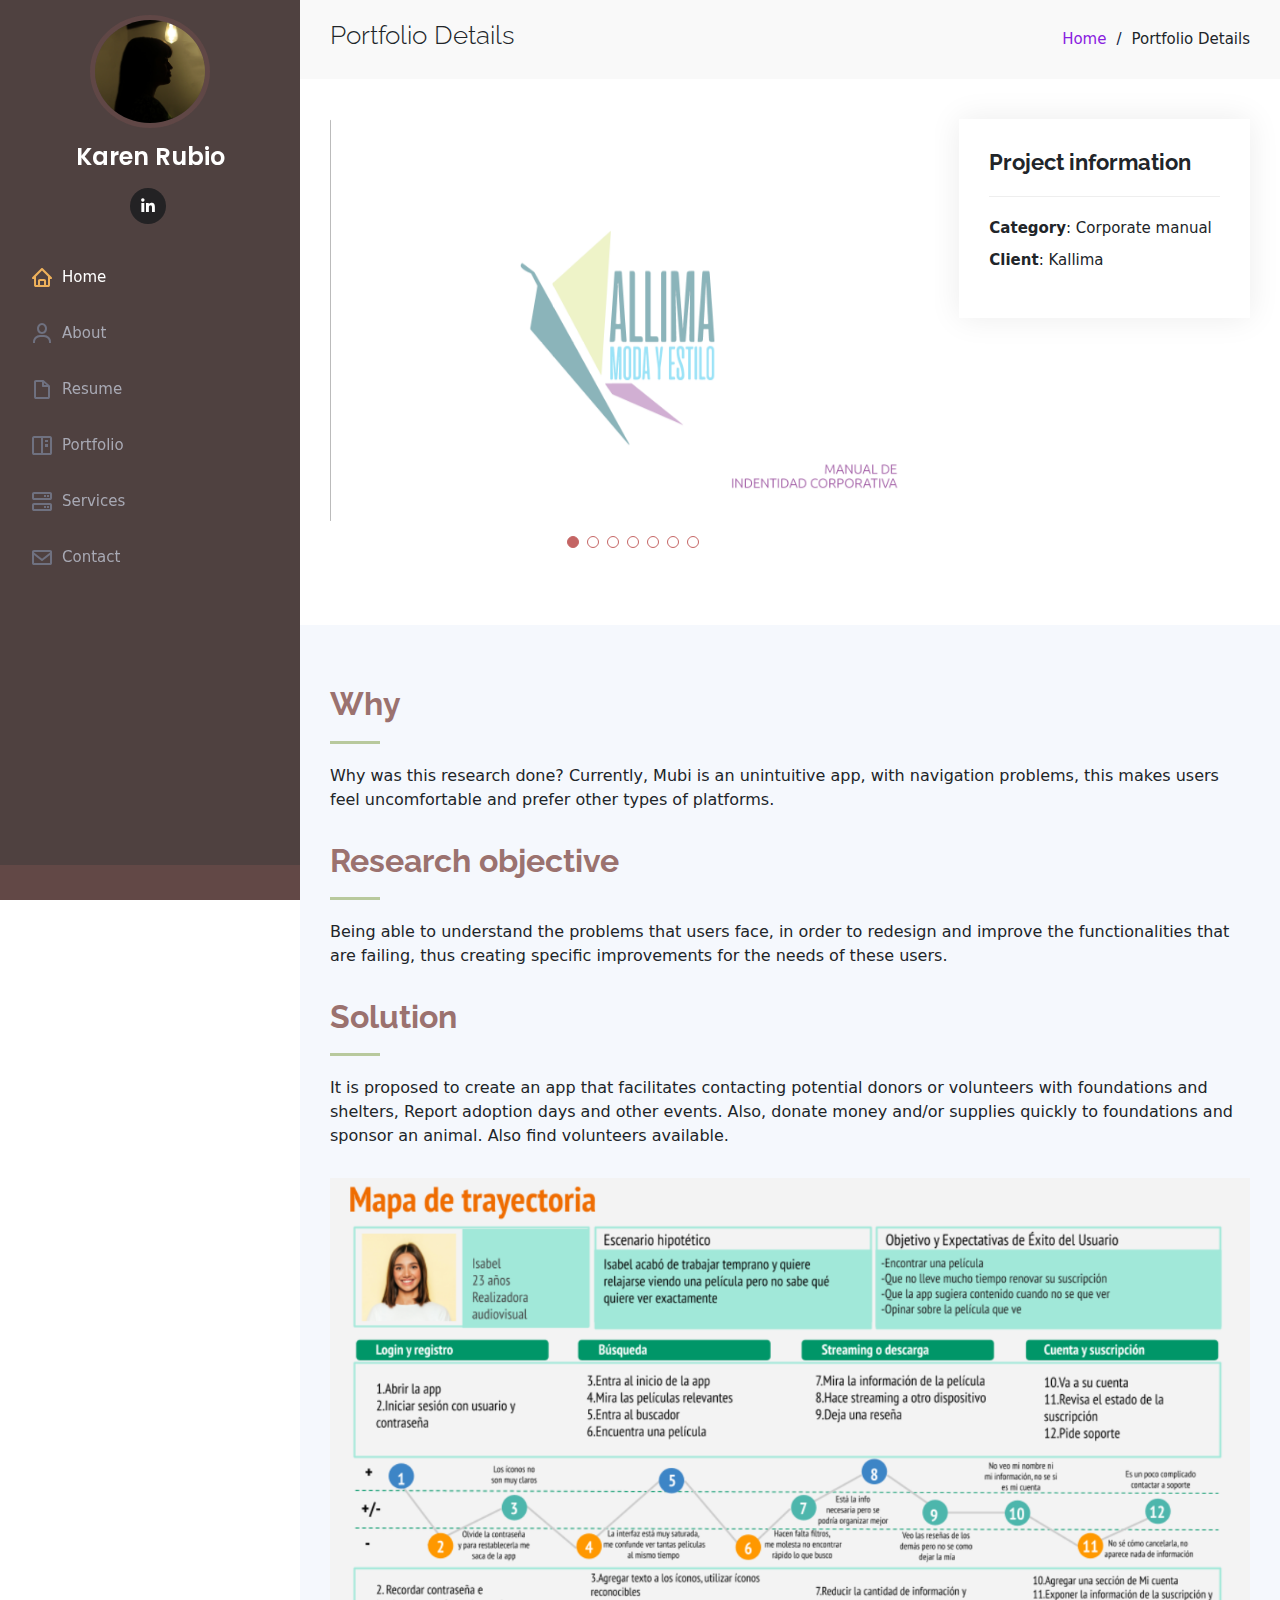
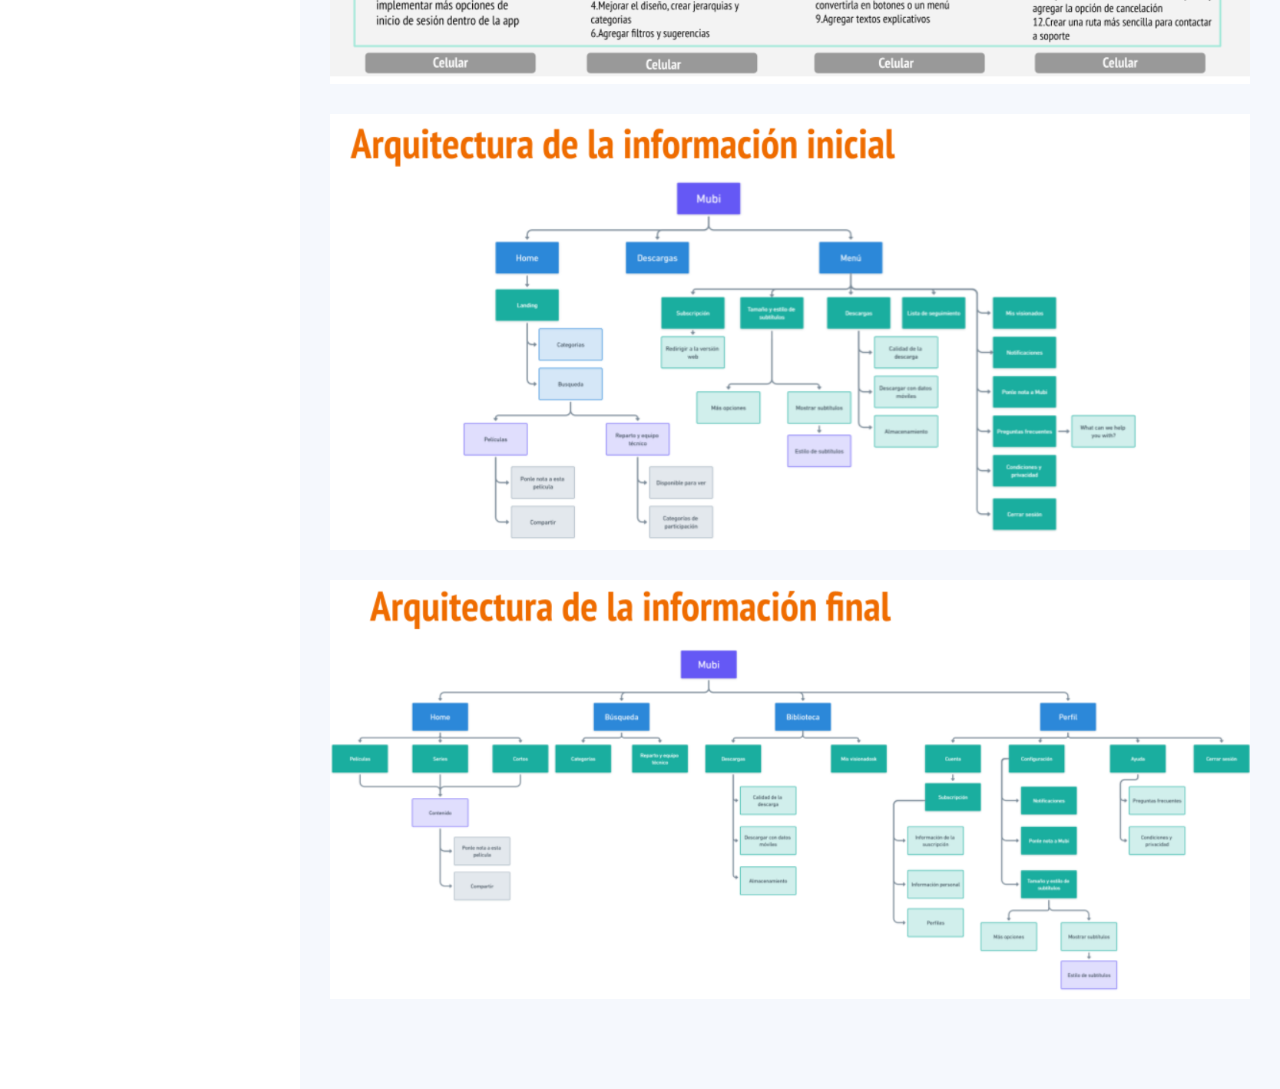
<file: allima.html>
<!DOCTYPE html>
<html lang="en">

<head>
  <meta charset="utf-8">
  <meta content="width=device-width, initial-scale=1.0" name="viewport">

  <title>Portfolio Details - iPortfolio Bootstrap Template</title>
  <meta content="" name="description">
  <meta content="" name="keywords">

  <!-- Favicons -->
  <link href="assets/img/favicon.png" rel="icon">
  <link href="assets/img/apple-touch-icon.png" rel="apple-touch-icon">

  <!-- Google Fonts -->
  <link href="https://fonts.googleapis.com/css?family=Open+Sans:300,300i,400,400i,600,600i,700,700i|Raleway:300,300i,400,400i,500,500i,600,600i,700,700i|Poppins:300,300i,400,400i,500,500i,600,600i,700,700i" rel="stylesheet">

  <!-- Vendor CSS Files -->
  <link href="assets/vendor/aos/aos.css" rel="stylesheet">
  <link href="assets/vendor/bootstrap/css/bootstrap.min.css" rel="stylesheet">
  <link href="assets/vendor/bootstrap-icons/bootstrap-icons.css" rel="stylesheet">
  <link href="assets/vendor/boxicons/css/boxicons.min.css" rel="stylesheet">
  <link href="assets/vendor/glightbox/css/glightbox.min.css" rel="stylesheet">
  <link href="assets/vendor/swiper/swiper-bundle.min.css" rel="stylesheet">

  <!-- Template Main CSS File -->
  <link href="assets/css/style.css" rel="stylesheet">
</head>

<body>

  <!-- ======= Mobile nav toggle button ======= -->
  <i class="bi bi-list mobile-nav-toggle d-xl-none"></i>

  <!-- ======= Header ======= -->
  <header id="header">
    <div class="d-flex flex-column">

      <div class="profile">
        <img src="img/siluetaalrevez.jpg" alt="" class="img-fluid rounded-circle">
        <h1 class="text-light"><a href="index.html">Karen Rubio</a></h1>
        <div class="social-links mt-3 text-center">
          <a href="https://www.linkedin.com/in/karen-rubio-568986162/" class="linkedin"><i class="bx bxl-linkedin"></i></a>
        </div>
      </div>

      <nav id="navbar" class="nav-menu navbar">
        <ul>
          <li><a href="index.html" class="nav-link scrollto active"><i class="bx bx-home"></i> <span>Home</span></a></li>
          <li><a href="index.html" class="nav-link scrollto"><i class="bx bx-user"></i> <span>About</span></a></li>
          <li><a href="index.html" class="nav-link scrollto"><i class="bx bx-file-blank"></i> <span>Resume</span></a></li>
          <li><a href="index.html" class="nav-link scrollto"><i class="bx bx-book-content"></i> <span>Portfolio</span></a></li>
          <li><a href="index.html" class="nav-link scrollto"><i class="bx bx-server"></i> <span>Services</span></a></li>
          <li><a href="index.html" class="nav-link scrollto"><i class="bx bx-envelope"></i> <span>Contact</span></a></li>
        </ul>
      </nav><!-- .nav-menu -->
    </div>
  </header><!-- End Header -->

  <main id="main">

    <!-- ======= Breadcrumbs ======= -->
    <section id="breadcrumbs" class="breadcrumbs">
      <div class="container">

        <div class="d-flex justify-content-between align-items-center">
          <h2>Portfolio Details</h2>
          <ol>
            <li><a href="index.html">Home</a></li>
            <li>Portfolio Details</li>
          </ol>
        </div>

      </div>
    </section><!-- End Breadcrumbs -->

    <!-- ======= Portfolio Details Section ======= -->
    <section id="portfolio-details" class="portfolio-details">
      <div class="container">

        <div class="row gy-4">

          <div class="col-lg-8">
            <div class="portfolio-details-slider swiper">
              <div class="swiper-wrapper align-items-center">

                <div class="swiper-slide">
                  <img src="img/k1.png" alt="">
                </div>

                <div class="swiper-slide">
                  <img src="img/k2.png" alt="">
                </div>

                <div class="swiper-slide">
                  <img src="img/k3.png" alt="">
                </div>

                <div class="swiper-slide">
                  <img src="img/k4.png" alt="">
                </div>

                <div class="swiper-slide">
                  <img src="img/k5.png" alt="">
                </div>

                <div class="swiper-slide">
                  <img src="img/k6.png" alt="">
                </div>

                <div class="swiper-slide">
                  <img src="img/k7.png" alt="">
                </div>

              </div>
              <div class="swiper-pagination"></div>
            </div>
          </div>

          <div class="col-lg-4">
            <div class="portfolio-info">
              <h3>Project information</h3>
              <ul>
                <li><strong>Category</strong>: Corporate manual
                </li>
                <li><strong>Client</strong>: Kallima</li>
              </ul>
            </div>
            <div class="portfolio-description">

            </div>
          </div>

        </div>

      </div>
    </section>
    
    <section id="testimonials" class="testimonials section-bg">
      <div class="container">

        <div class="section-title">
          <h2>Why</h2>
          <p>
            Why was this research done?
          Currently, Mubi is an unintuitive app, with navigation problems, this makes users feel uncomfortable and prefer other types of platforms.
          </p>
        </div>
        <div class="section-title">
          <h2>Research objective</h2>
          <p>
            Being able to understand the problems that users face, in order to redesign and improve the functionalities that are failing, thus creating specific improvements for the needs of these users.
          </p>
        </div>
        <div class="section-title">
          <h2>Solution</h2>
          <p>
            It is proposed to create an app that facilitates contacting potential donors or volunteers with foundations and shelters, Report adoption days and other events. Also, donate money and/or supplies quickly to foundations and sponsor an animal. Also find volunteers available.
          </p>
        </div>


        <div class="section-title">      
          <img class="img-fluid" src="img/mu1.png" alt="">
        </div>

        <div class="section-title">      
          <img class="img-fluid" src="img/mu2.png" alt="">
        </div>

        <div class="section-title">      
          <img class="img-fluid" src="img/mu3.png" alt="">
        </div>
        
  </section><!-- End Portfolio Details Section -->

  </main><!-- End #main -->

  <!-- ======= Footer ======= -->
  <footer id="footer">
    <div class="container">
      <div class="credits">
        <!-- All the links in the footer should remain intact. -->
        <!-- You can delete the links only if you purchased the pro version. -->
        <!-- Licensing information: https://bootstrapmade.com/license/ -->
        <!-- Purchase the pro version with working PHP/AJAX contact form: https://bootstrapmade.com/iportfolio-bootstrap-portfolio-websites-template/ -->
      </div>
    </div>
  </footer><!-- End  Footer -->

  <a href="#" class="back-to-top d-flex align-items-center justify-content-center"><i class="bi bi-arrow-up-short"></i></a>

  <!-- Vendor JS Files -->
  <script src="assets/vendor/purecounter/purecounter_vanilla.js"></script>
  <script src="assets/vendor/aos/aos.js"></script>
  <script src="assets/vendor/bootstrap/js/bootstrap.bundle.min.js"></script>
  <script src="assets/vendor/glightbox/js/glightbox.min.js"></script>
  <script src="assets/vendor/isotope-layout/isotope.pkgd.min.js"></script>
  <script src="assets/vendor/swiper/swiper-bundle.min.js"></script>
  <script src="assets/vendor/typed.js/typed.umd.js"></script>
  <script src="assets/vendor/waypoints/noframework.waypoints.js"></script>
  <script src="assets/vendor/php-email-form/validate.js"></script>

  <!-- Template Main JS File -->
  <script src="assets/js/main.js"></script>

</body>

</html>
</file>
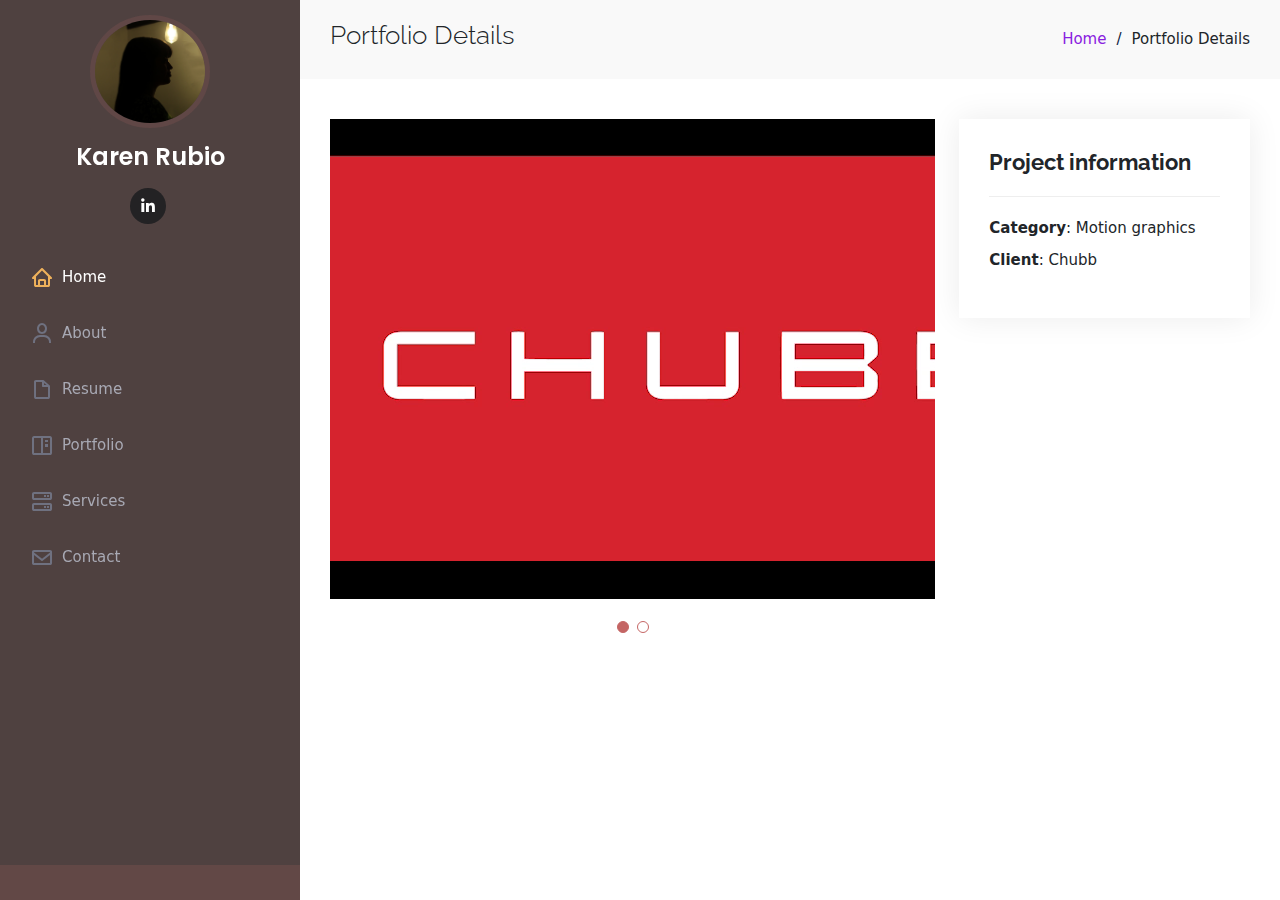
<file: chubb.html>
<!DOCTYPE html>
<html lang="en">

<head>
  <meta charset="utf-8">
  <meta content="width=device-width, initial-scale=1.0" name="viewport">

  <title>Portfolio Details - iPortfolio Bootstrap Template</title>
  <meta content="" name="description">
  <meta content="" name="keywords">

  <!-- Favicons -->
  <link href="assets/img/favicon.png" rel="icon">
  <link href="assets/img/apple-touch-icon.png" rel="apple-touch-icon">

  <!-- Google Fonts -->
  <link href="https://fonts.googleapis.com/css?family=Open+Sans:300,300i,400,400i,600,600i,700,700i|Raleway:300,300i,400,400i,500,500i,600,600i,700,700i|Poppins:300,300i,400,400i,500,500i,600,600i,700,700i" rel="stylesheet">

  <!-- Vendor CSS Files -->
  <link href="assets/vendor/aos/aos.css" rel="stylesheet">
  <link href="assets/vendor/bootstrap/css/bootstrap.min.css" rel="stylesheet">
  <link href="assets/vendor/bootstrap-icons/bootstrap-icons.css" rel="stylesheet">
  <link href="assets/vendor/boxicons/css/boxicons.min.css" rel="stylesheet">
  <link href="assets/vendor/glightbox/css/glightbox.min.css" rel="stylesheet">
  <link href="assets/vendor/swiper/swiper-bundle.min.css" rel="stylesheet">

  <!-- Template Main CSS File -->
  <link href="assets/css/style.css" rel="stylesheet">
</head>

<body>

  <!-- ======= Mobile nav toggle button ======= -->
  <i class="bi bi-list mobile-nav-toggle d-xl-none"></i>

  <!-- ======= Header ======= -->
  <header id="header">
    <div class="d-flex flex-column">

      <div class="profile">
        <img src="img/siluetaalrevez.jpg" alt="" class="img-fluid rounded-circle">
        <h1 class="text-light"><a href="index.html">Karen Rubio</a></h1>
        <div class="social-links mt-3 text-center">
          <a href="https://www.linkedin.com/in/karen-rubio-568986162/" class="linkedin"><i class="bx bxl-linkedin"></i></a>
        </div>
      </div>

      <nav id="navbar" class="nav-menu navbar">
        <ul>
          <li><a href="index.html" class="nav-link scrollto active"><i class="bx bx-home"></i> <span>Home</span></a></li>
          <li><a href="index.html" class="nav-link scrollto"><i class="bx bx-user"></i> <span>About</span></a></li>
          <li><a href="index.html" class="nav-link scrollto"><i class="bx bx-file-blank"></i> <span>Resume</span></a></li>
          <li><a href="index.html" class="nav-link scrollto"><i class="bx bx-book-content"></i> <span>Portfolio</span></a></li>
          <li><a href="index.html" class="nav-link scrollto"><i class="bx bx-server"></i> <span>Services</span></a></li>
          <li><a href="index.html" class="nav-link scrollto"><i class="bx bx-envelope"></i> <span>Contact</span></a></li>
        </ul>
      </nav><!-- .nav-menu -->
    </div>
  </header><!-- End Header -->

  <main id="main">

    <!-- ======= Breadcrumbs ======= -->
    <section id="breadcrumbs" class="breadcrumbs">
      <div class="container">

        <div class="d-flex justify-content-between align-items-center">
          <h2>Portfolio Details</h2>
          <ol>
            <li><a href="index.html">Home</a></li>
            <li>Portfolio Details</li>
          </ol>
        </div>

      </div>
    </section><!-- End Breadcrumbs -->

    <!-- ======= Portfolio Details Section ======= -->
    <section id="portfolio-details" class="portfolio-details">
      <div class="container">

        <div class="row gy-4">

          <div class="col-lg-8">
            <div class="portfolio-details-slider swiper">
              <div class="swiper-wrapper align-items-center">

                <div class="swiper-slide">
                  <video src="img/WhatsApp Video 2023-12-27 at 2.11.35 PM.mp4"></video>
                </div>

                <div class="swiper-slide">
                  <img src="img/chubb.png" alt="">
                </div>


              </div>
              <div class="swiper-pagination"></div>
            </div>
          </div>

          <div class="col-lg-4">
            <div class="portfolio-info">
              <h3>Project information</h3>
              <ul>
                <li><strong>Category</strong>: Motion graphics</li>
                <li><strong>Client</strong>: Chubb</li>
              </ul>
            </div>
            <div class="portfolio-description">

            </div>
          </div>

        </div>

      </div>
    </section><!-- End Portfolio Details Section -->

  </main><!-- End #main -->

  <!-- ======= Footer ======= -->
  <footer id="footer">
    <div class="container">
      <div class="credits">
        <!-- All the links in the footer should remain intact. -->
        <!-- You can delete the links only if you purchased the pro version. -->
        <!-- Licensing information: https://bootstrapmade.com/license/ -->
        <!-- Purchase the pro version with working PHP/AJAX contact form: https://bootstrapmade.com/iportfolio-bootstrap-portfolio-websites-template/ -->
      </div>
    </div>
  </footer><!-- End  Footer -->

  <a href="#" class="back-to-top d-flex align-items-center justify-content-center"><i class="bi bi-arrow-up-short"></i></a>

  <!-- Vendor JS Files -->
  <script src="assets/vendor/purecounter/purecounter_vanilla.js"></script>
  <script src="assets/vendor/aos/aos.js"></script>
  <script src="assets/vendor/bootstrap/js/bootstrap.bundle.min.js"></script>
  <script src="assets/vendor/glightbox/js/glightbox.min.js"></script>
  <script src="assets/vendor/isotope-layout/isotope.pkgd.min.js"></script>
  <script src="assets/vendor/swiper/swiper-bundle.min.js"></script>
  <script src="assets/vendor/typed.js/typed.umd.js"></script>
  <script src="assets/vendor/waypoints/noframework.waypoints.js"></script>
  <script src="assets/vendor/php-email-form/validate.js"></script>

  <!-- Template Main JS File -->
  <script src="assets/js/main.js"></script>

</body>

</html>
</file>
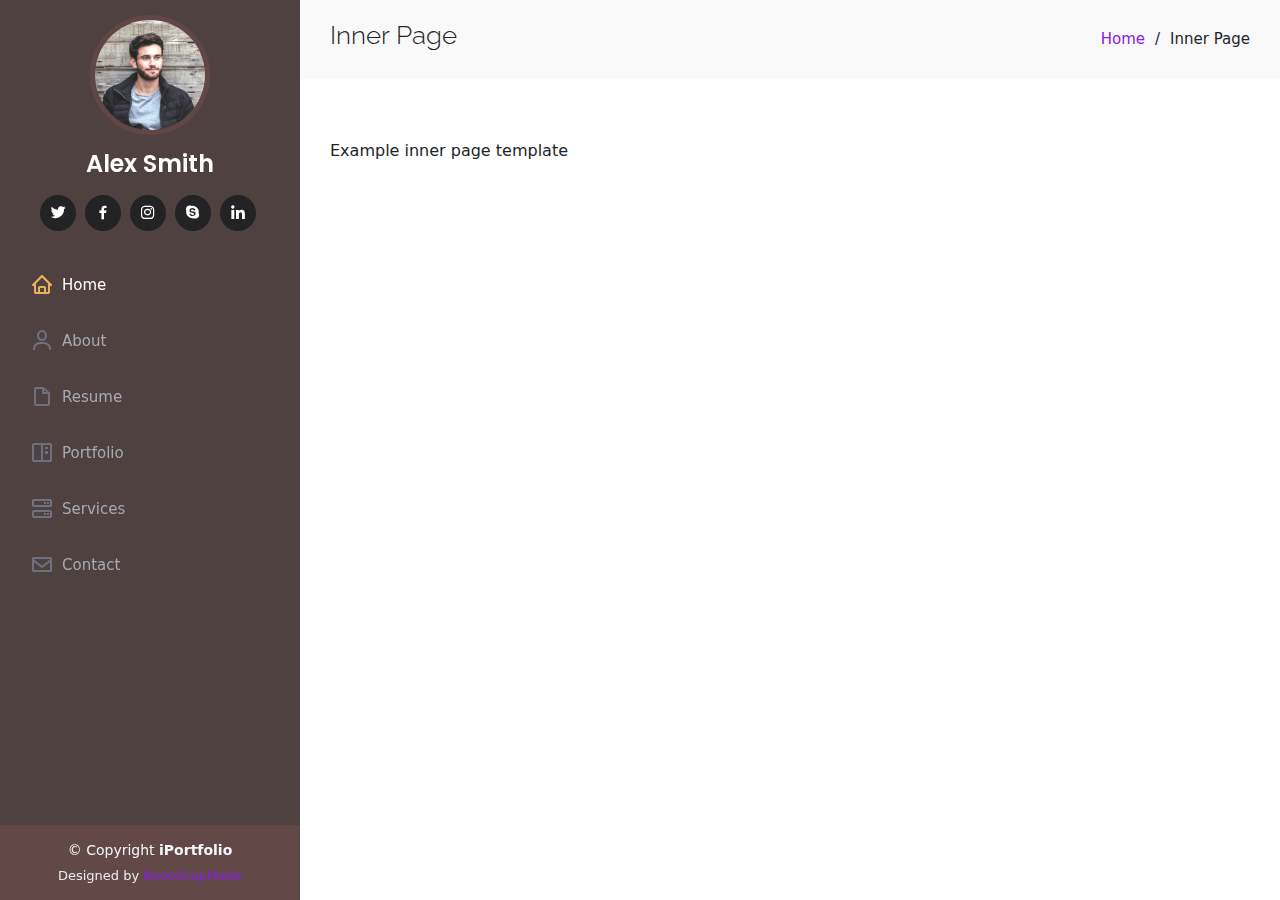
<file: inner-page.html>
<!DOCTYPE html>
<html lang="en">

<head>
  <meta charset="utf-8">
  <meta content="width=device-width, initial-scale=1.0" name="viewport">

  <title>Inner Page - iPortfolio Bootstrap Template</title>
  <meta content="" name="description">
  <meta content="" name="keywords">

  <!-- Favicons -->
  <link href="assets/img/favicon.png" rel="icon">
  <link href="assets/img/apple-touch-icon.png" rel="apple-touch-icon">

  <!-- Google Fonts -->
  <link href="https://fonts.googleapis.com/css?family=Open+Sans:300,300i,400,400i,600,600i,700,700i|Raleway:300,300i,400,400i,500,500i,600,600i,700,700i|Poppins:300,300i,400,400i,500,500i,600,600i,700,700i" rel="stylesheet">

  <!-- Vendor CSS Files -->
  <link href="assets/vendor/aos/aos.css" rel="stylesheet">
  <link href="assets/vendor/bootstrap/css/bootstrap.min.css" rel="stylesheet">
  <link href="assets/vendor/bootstrap-icons/bootstrap-icons.css" rel="stylesheet">
  <link href="assets/vendor/boxicons/css/boxicons.min.css" rel="stylesheet">
  <link href="assets/vendor/glightbox/css/glightbox.min.css" rel="stylesheet">
  <link href="assets/vendor/swiper/swiper-bundle.min.css" rel="stylesheet">

  <!-- Template Main CSS File -->
  <link href="assets/css/style.css" rel="stylesheet">

  <!-- =======================================================
  * Template Name: iPortfolio
  * Updated: Sep 18 2023 with Bootstrap v5.3.2
  * Template URL: https://bootstrapmade.com/iportfolio-bootstrap-portfolio-websites-template/
  * Author: BootstrapMade.com
  * License: https://bootstrapmade.com/license/
  ======================================================== -->
</head>

<body>

  <!-- ======= Mobile nav toggle button ======= -->
  <i class="bi bi-list mobile-nav-toggle d-xl-none"></i>

  <!-- ======= Header ======= -->
  <header id="header">
    <div class="d-flex flex-column">

      <div class="profile">
        <img src="assets/img/profile-img.jpg" alt="" class="img-fluid rounded-circle">
        <h1 class="text-light"><a href="index.html">Alex Smith</a></h1>
        <div class="social-links mt-3 text-center">
          <a href="#" class="twitter"><i class="bx bxl-twitter"></i></a>
          <a href="#" class="facebook"><i class="bx bxl-facebook"></i></a>
          <a href="#" class="instagram"><i class="bx bxl-instagram"></i></a>
          <a href="#" class="google-plus"><i class="bx bxl-skype"></i></a>
          <a href="#" class="linkedin"><i class="bx bxl-linkedin"></i></a>
        </div>
      </div>

      <nav id="navbar" class="nav-menu navbar">
        <ul>
          <li><a href="#hero" class="nav-link scrollto active"><i class="bx bx-home"></i> <span>Home</span></a></li>
          <li><a href="#about" class="nav-link scrollto"><i class="bx bx-user"></i> <span>About</span></a></li>
          <li><a href="#resume" class="nav-link scrollto"><i class="bx bx-file-blank"></i> <span>Resume</span></a></li>
          <li><a href="#portfolio" class="nav-link scrollto"><i class="bx bx-book-content"></i> <span>Portfolio</span></a></li>
          <li><a href="#services" class="nav-link scrollto"><i class="bx bx-server"></i> <span>Services</span></a></li>
          <li><a href="#contact" class="nav-link scrollto"><i class="bx bx-envelope"></i> <span>Contact</span></a></li>
        </ul>
      </nav><!-- .nav-menu -->
    </div>
  </header><!-- End Header -->

  <main id="main">

    <!-- ======= Breadcrumbs ======= -->
    <section class="breadcrumbs">
      <div class="container">

        <div class="d-flex justify-content-between align-items-center">
          <h2>Inner Page</h2>
          <ol>
            <li><a href="index.html">Home</a></li>
            <li>Inner Page</li>
          </ol>
        </div>

      </div>
    </section><!-- End Breadcrumbs -->

    <section class="inner-page">
      <div class="container">
        <p>
          Example inner page template
        </p>
      </div>
    </section>

  </main><!-- End #main -->

  <!-- ======= Footer ======= -->
  <footer id="footer">
    <div class="container">
      <div class="copyright">
        &copy; Copyright <strong><span>iPortfolio</span></strong>
      </div>
      <div class="credits">
        <!-- All the links in the footer should remain intact. -->
        <!-- You can delete the links only if you purchased the pro version. -->
        <!-- Licensing information: https://bootstrapmade.com/license/ -->
        <!-- Purchase the pro version with working PHP/AJAX contact form: https://bootstrapmade.com/iportfolio-bootstrap-portfolio-websites-template/ -->
        Designed by <a href="https://bootstrapmade.com/">BootstrapMade</a>
      </div>
    </div>
  </footer><!-- End  Footer -->

  <a href="#" class="back-to-top d-flex align-items-center justify-content-center"><i class="bi bi-arrow-up-short"></i></a>

  <!-- Vendor JS Files -->
  <script src="assets/vendor/purecounter/purecounter_vanilla.js"></script>
  <script src="assets/vendor/aos/aos.js"></script>
  <script src="assets/vendor/bootstrap/js/bootstrap.bundle.min.js"></script>
  <script src="assets/vendor/glightbox/js/glightbox.min.js"></script>
  <script src="assets/vendor/isotope-layout/isotope.pkgd.min.js"></script>
  <script src="assets/vendor/swiper/swiper-bundle.min.js"></script>
  <script src="assets/vendor/typed.js/typed.umd.js"></script>
  <script src="assets/vendor/waypoints/noframework.waypoints.js"></script>
  <script src="assets/vendor/php-email-form/validate.js"></script>

  <!-- Template Main JS File -->
  <script src="assets/js/main.js"></script>

</body>

</html>
</file>
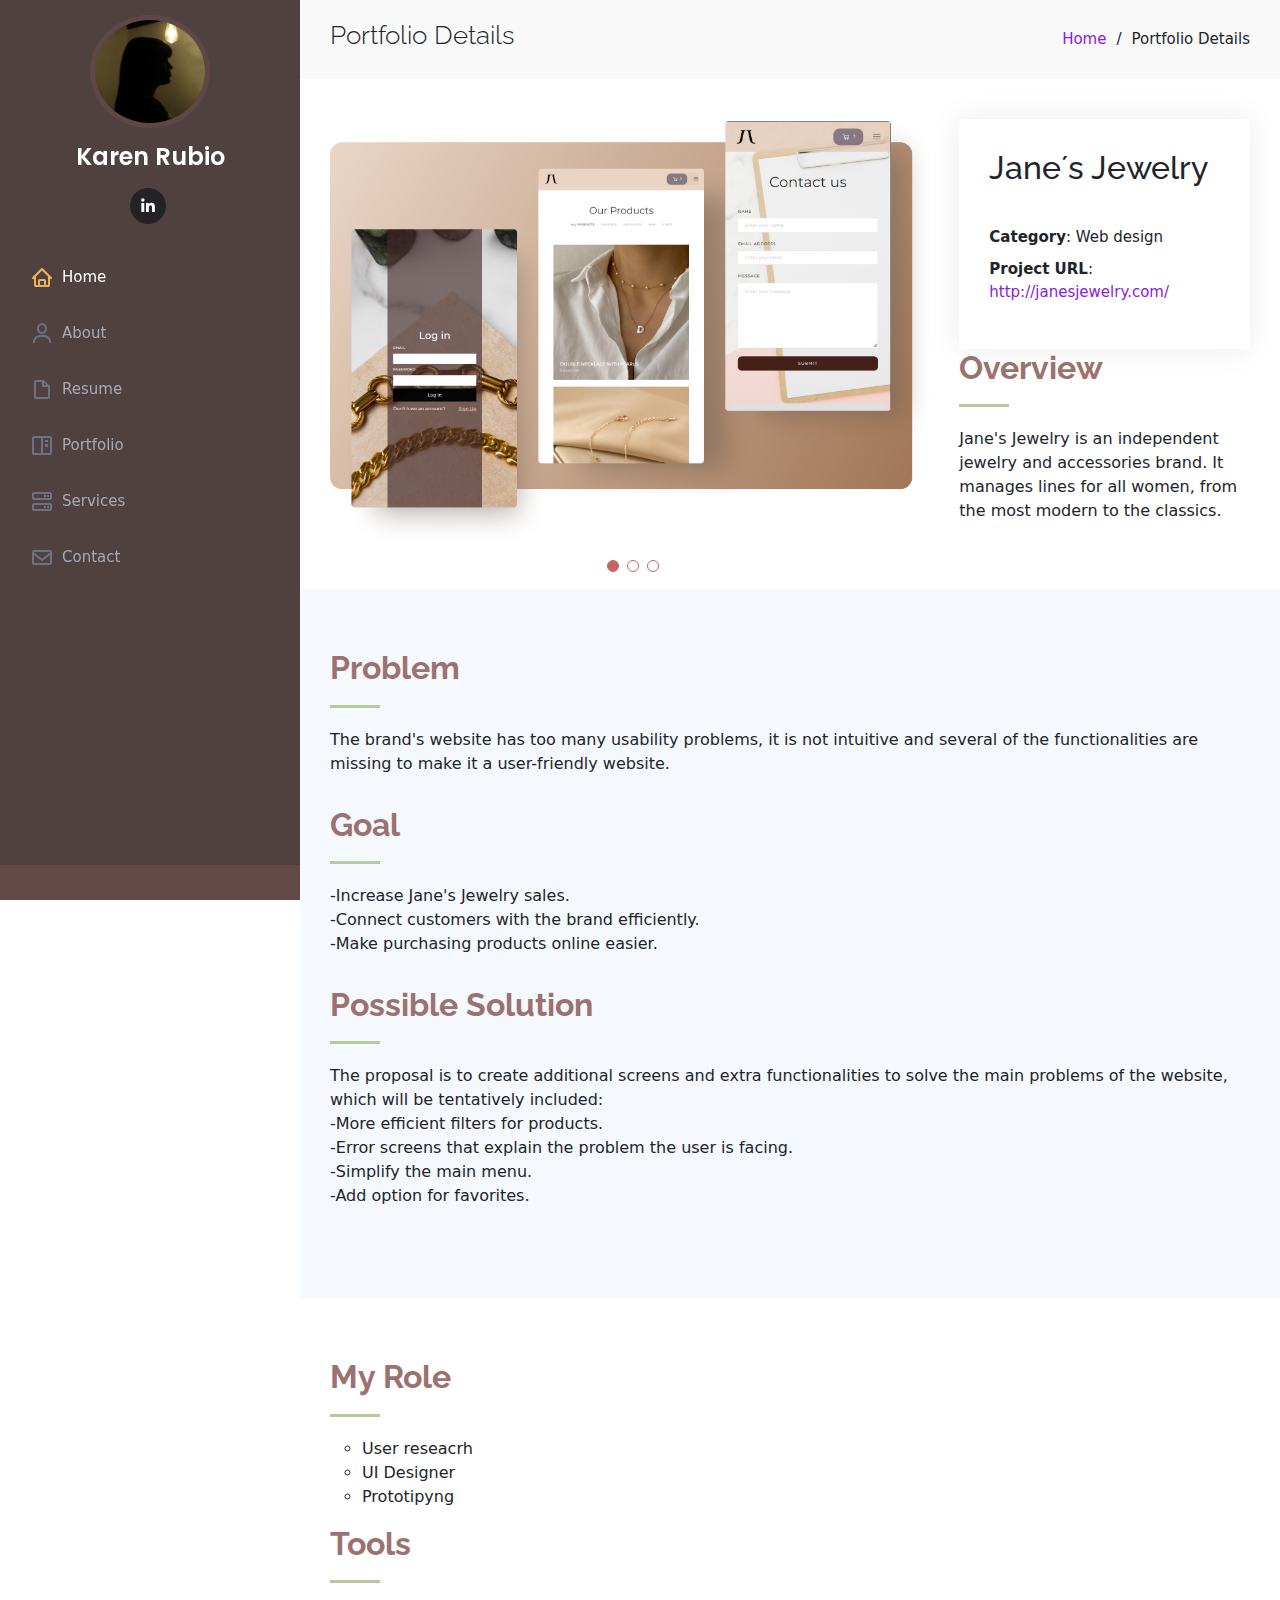
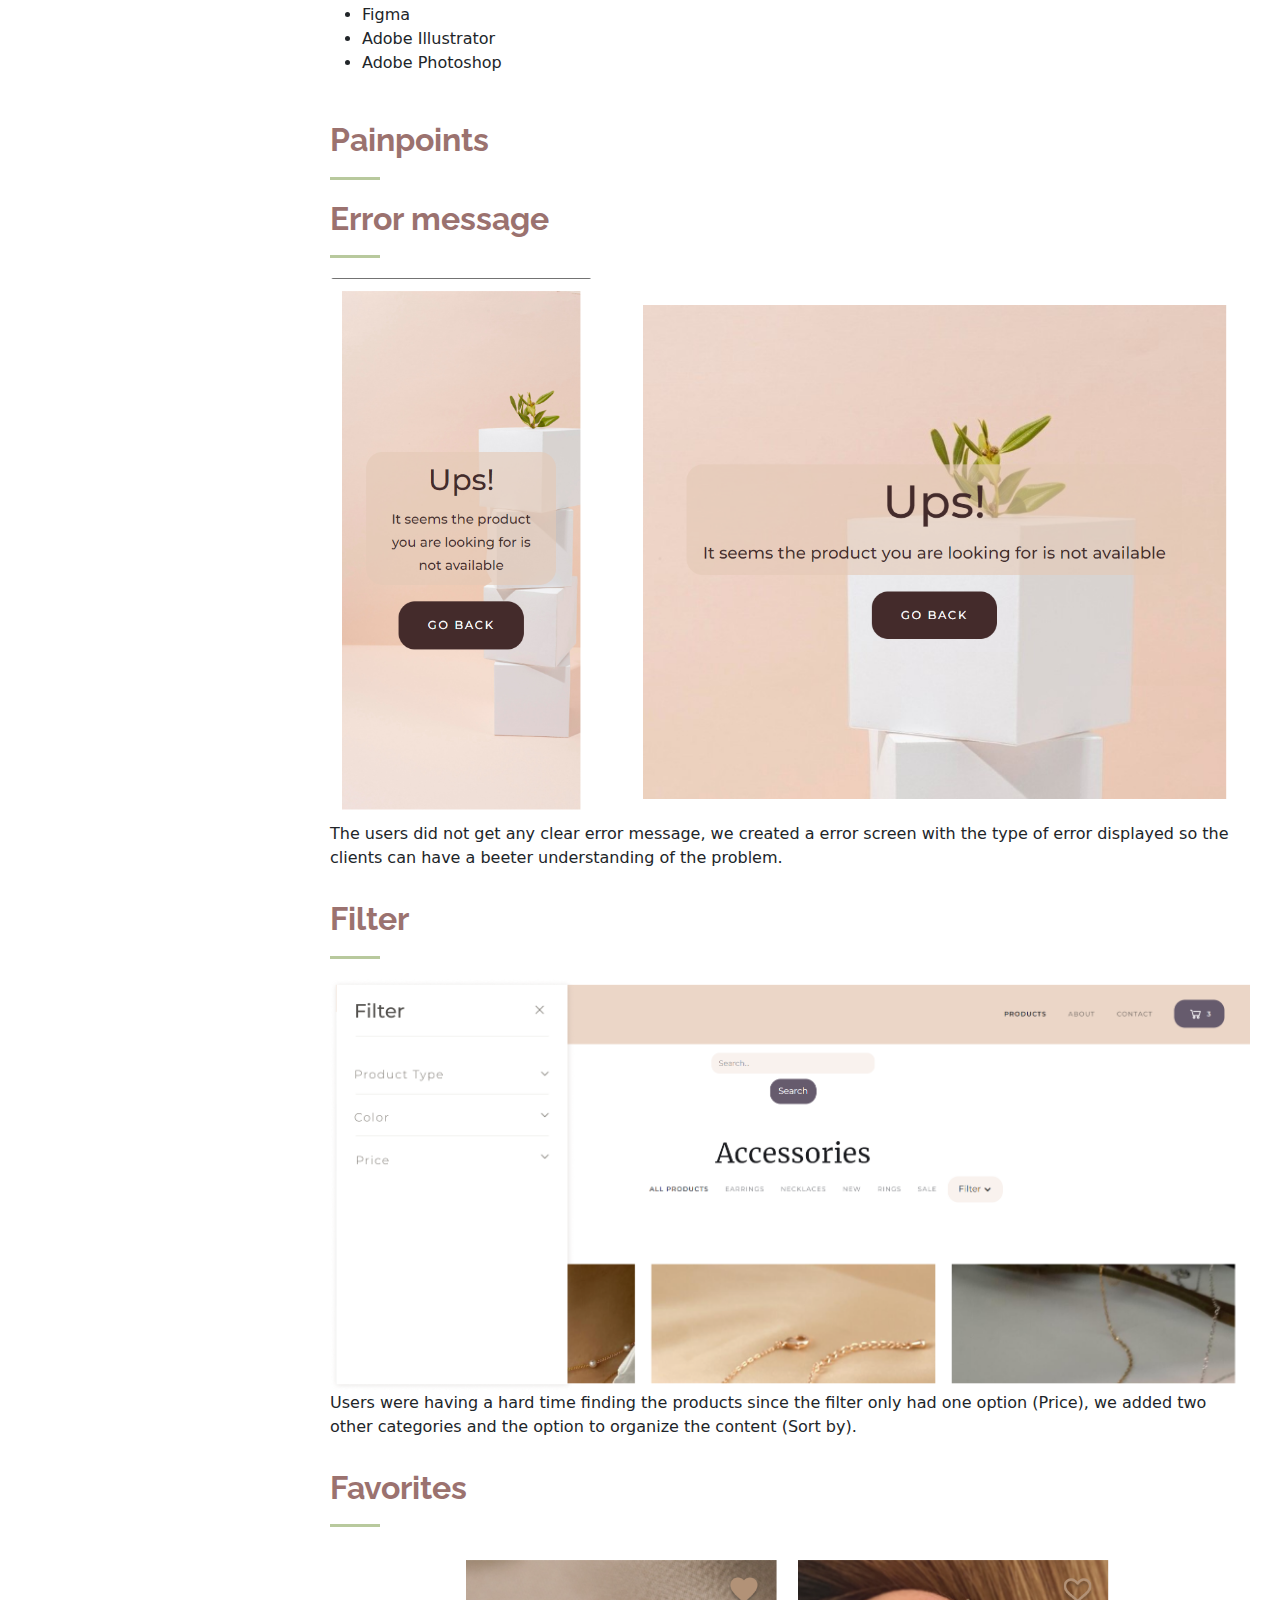
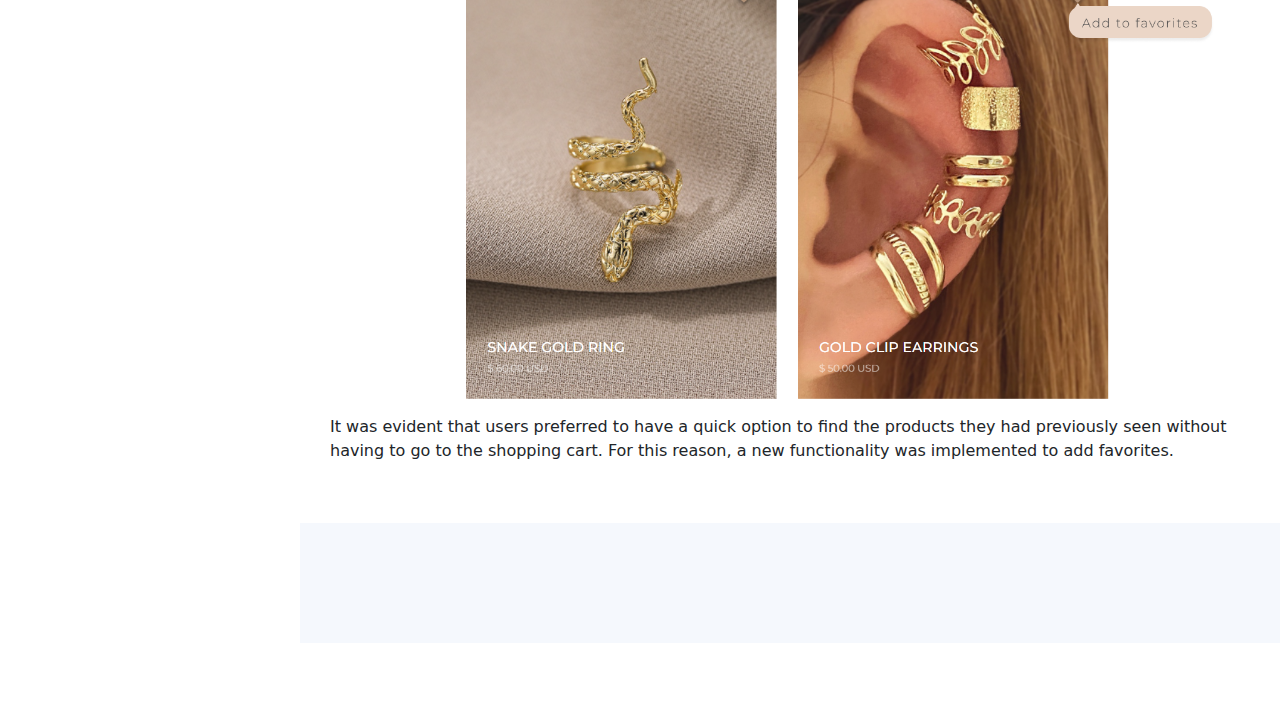
<file: janjewel.html>
<!DOCTYPE html>
<html lang="en">

<head>
  <meta charset="utf-8">
  <meta content="width=device-width, initial-scale=1.0" name="viewport">

  <title>Portfolio Details - iPortfolio Bootstrap Template</title>
  <meta content="" name="description">
  <meta content="" name="keywords">

  <!-- Favicons -->
  <link href="assets/img/favicon.png" rel="icon">
  <link href="assets/img/apple-touch-icon.png" rel="apple-touch-icon">

  <!-- Google Fonts -->
  <link href="https://fonts.googleapis.com/css?family=Open+Sans:300,300i,400,400i,600,600i,700,700i|Raleway:300,300i,400,400i,500,500i,600,600i,700,700i|Poppins:300,300i,400,400i,500,500i,600,600i,700,700i" rel="stylesheet">

  <!-- Vendor CSS Files -->
  <link href="assets/vendor/aos/aos.css" rel="stylesheet">
  <link href="assets/vendor/bootstrap/css/bootstrap.min.css" rel="stylesheet">
  <link href="assets/vendor/bootstrap-icons/bootstrap-icons.css" rel="stylesheet">
  <link href="assets/vendor/boxicons/css/boxicons.min.css" rel="stylesheet">
  <link href="assets/vendor/glightbox/css/glightbox.min.css" rel="stylesheet">
  <link href="assets/vendor/swiper/swiper-bundle.min.css" rel="stylesheet">

  <!-- Template Main CSS File -->
  <link href="assets/css/style.css" rel="stylesheet">
</head>

<body>

  <!-- ======= Mobile nav toggle button ======= -->
  <i class="bi bi-list mobile-nav-toggle d-xl-none"></i>

  <!-- ======= Header ======= -->
  <header id="header">
    <div class="d-flex flex-column">

      <div class="profile">
        <img src="img/siluetaalrevez.jpg" alt="" class="img-fluid rounded-circle">
        <h1 class="text-light"><a href="index.html">Karen Rubio</a></h1>
        <div class="social-links mt-3 text-center">
          <a href="https://www.linkedin.com/in/karen-rubio-568986162/" class="linkedin"><i class="bx bxl-linkedin"></i></a>
        </div>
      </div>

      <nav id="navbar" class="nav-menu navbar">
        <ul>
          <li><a href="index.html" class="nav-link scrollto active"><i class="bx bx-home"></i> <span>Home</span></a></li>
          <li><a href="index.html" class="nav-link scrollto"><i class="bx bx-user"></i> <span>About</span></a></li>
          <li><a href="index.html" class="nav-link scrollto"><i class="bx bx-file-blank"></i> <span>Resume</span></a></li>
          <li><a href="index.html" class="nav-link scrollto"><i class="bx bx-book-content"></i> <span>Portfolio</span></a></li>
          <li><a href="index.html" class="nav-link scrollto"><i class="bx bx-server"></i> <span>Services</span></a></li>
          <li><a href="index.html" class="nav-link scrollto"><i class="bx bx-envelope"></i> <span>Contact</span></a></li>
        </ul>
      </nav><!-- .nav-menu -->
    </div>
  </header><!-- End Header -->

  <main id="main">

    <!-- ======= Breadcrumbs ======= -->
    <section id="breadcrumbs" class="breadcrumbs">
      <div class="container">

        <div class="d-flex justify-content-between align-items-center">
          <h2>Portfolio Details</h2>
          <ol>
            <li><a href="index.html">Home</a></li>
            <li>Portfolio Details</li>
          </ol>
        </div>

      </div>
    </section><!-- End Breadcrumbs -->

    <!-- ======= Portfolio Details Section ======= -->
    <section id="portfolio-details" class="portfolio-details">
      <div class="container">

        <div class="row gy-4">

          <div class="col-lg-8">
            <div class="portfolio-details-slider swiper">
              <div class="swiper-wrapper align-items-center">

                <div class="swiper-slide">
                  <img src="img/jjmuckup.png" alt="">
                </div>

                <div class="swiper-slide">
                  <img src="img/jjmuckup2.jpg" alt="">
                </div>

                <div class="swiper-slide">
                  <img src="img/jjmuckup3.jpg" alt="">
                </div>

              </div>
              <div class="swiper-pagination"></div>
            </div>
          </div>

          <div class="col-lg-4">
            <div class="portfolio-info">
              <h2 class="section-title">Jane´s Jewelry</h2>
              <ul>
                <li><strong>Category</strong>: Web design</li>
                <li><strong>Project URL</strong>: <a href="">http://janesjewelry.com/</a></li>
              </ul>
            </div>
            <div class="section-title">
              <h2>Overview</h2>
              <p>
                
Jane's Jewelry is an independent jewelry and accessories brand. It manages lines for all women, from the most modern to the classics.
              </p>
            </div>

          </div>

        </div>

      </div>

      <section id="testimonials" class="testimonials section-bg">
        <div class="container">
  
          <div class="section-title">
            <h2>Problem</h2>
            <p>
              The brand's website has too many usability problems, it is not intuitive and several of the functionalities are missing to make it a user-friendly website.
            </p>
          </div>
          <div class="section-title">
            <h2>Goal</h2>
            <p>
              -Increase Jane's Jewelry sales.
            </p>
            <p>
              -Connect customers with the brand efficiently.
            </p>
            <p>
              -Make purchasing products online easier.
            </p>
          </div>
          <div class="section-title">
            <h2>Possible Solution</h2>
            <p>
              The proposal is to create additional screens and extra functionalities to solve the main problems of the website, which will be tentatively included:
            </p>
            <p>
              -More efficient filters for products.
            </p>
            <p>
              -Error screens that explain the problem the user is facing.
            </p>
            <p>
              -Simplify the main menu.
            </p>
            <p>
              -Add option for favorites.
            </p>
          </div>
  
    </section><!-- End Portfolio Details Section -->

    <section id="facts" class="facts">
      <div class="container">

        <div class="section-title">
          <h2>My Role</h2>
          <ul class="lista-myrole">
            <li>User reseacrh</li>
            <li>UI Designer</li>
            <li>Prototipyng</li>
          </ul>
          <h2>Tools</h2>
          <ul>
            <li>Figma</li>
            <li>Adobe Illustrator</li>
            <li>Adobe Photoshop</li>
          </ul>
        </div>

        <div class="section-title">
          <h2>Painpoints</h2>
          <h2>Error message</h2>
          <img class="img-fluid" src="img/jjerror1.png" alt="">
          <p>
            The users did not get any clear error message, we created a error screen with the type of error displayed so the clients can have a beeter understanding of the problem.
          </p>
        </div>

        <div class="section-title">
          <h2>Filter</h2>
          <img class="img-fluid" src="img/jjfilter.png" alt="">
          <p>
            Users were having a hard time finding the products since the filter only had one option (Price), we added two other categories and the option to organize the content (Sort by). 
          </p>
        </div>

        <div class="section-title">
          <h2>Favorites</h2>
          <img class="img-fluid" src="img/jjfavorite.png" alt="">
          <p>
            It was evident that users preferred to have a quick option to find the products they had previously seen without having to go to the shopping cart. For this reason, a new functionality was implemented to add favorites.
          </p>
        </div>

        </div>

      </div>
    </section>

    <section id="testimonials" class="testimonials section-bg">
      <div class="container">

  </section>

  </main><!-- End #main -->

  <!-- ======= Footer ======= -->
  <footer id="footer">
    <div class="container">
      <div class="credits">
        <!-- All the links in the footer should remain intact. -->
        <!-- You can delete the links only if you purchased the pro version. -->
        <!-- Licensing information: https://bootstrapmade.com/license/ -->
        <!-- Purchase the pro version with working PHP/AJAX contact form: https://bootstrapmade.com/iportfolio-bootstrap-portfolio-websites-template/ -->
      </div>
    </div>
  </footer><!-- End  Footer -->

  <a href="#" class="back-to-top d-flex align-items-center justify-content-center"><i class="bi bi-arrow-up-short"></i></a>

  <!-- Vendor JS Files -->
  <script src="assets/vendor/purecounter/purecounter_vanilla.js"></script>
  <script src="assets/vendor/aos/aos.js"></script>
  <script src="assets/vendor/bootstrap/js/bootstrap.bundle.min.js"></script>
  <script src="assets/vendor/glightbox/js/glightbox.min.js"></script>
  <script src="assets/vendor/isotope-layout/isotope.pkgd.min.js"></script>
  <script src="assets/vendor/swiper/swiper-bundle.min.js"></script>
  <script src="assets/vendor/typed.js/typed.umd.js"></script>
  <script src="assets/vendor/waypoints/noframework.waypoints.js"></script>
  <script src="assets/vendor/php-email-form/validate.js"></script>

  <!-- Template Main JS File -->
  <script src="assets/js/main.js"></script>

</body>

</html>
</file>
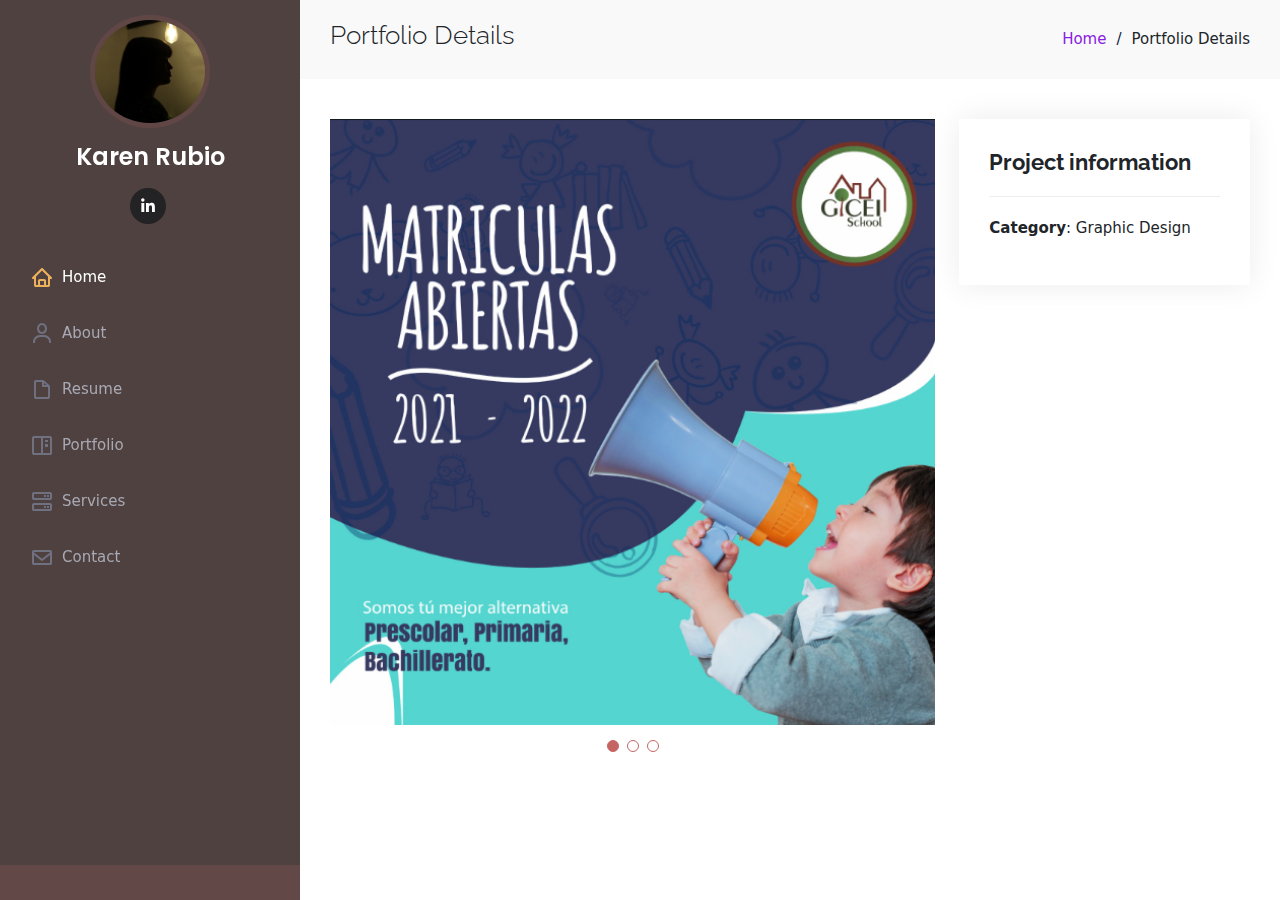
<file: others.html>
<!DOCTYPE html>
<html lang="en">

<head>
  <meta charset="utf-8">
  <meta content="width=device-width, initial-scale=1.0" name="viewport">

  <title>Portfolio Details - iPortfolio Bootstrap Template</title>
  <meta content="" name="description">
  <meta content="" name="keywords">

  <!-- Favicons -->
  <link href="assets/img/favicon.png" rel="icon">
  <link href="assets/img/apple-touch-icon.png" rel="apple-touch-icon">

  <!-- Google Fonts -->
  <link href="https://fonts.googleapis.com/css?family=Open+Sans:300,300i,400,400i,600,600i,700,700i|Raleway:300,300i,400,400i,500,500i,600,600i,700,700i|Poppins:300,300i,400,400i,500,500i,600,600i,700,700i" rel="stylesheet">

  <!-- Vendor CSS Files -->
  <link href="assets/vendor/aos/aos.css" rel="stylesheet">
  <link href="assets/vendor/bootstrap/css/bootstrap.min.css" rel="stylesheet">
  <link href="assets/vendor/bootstrap-icons/bootstrap-icons.css" rel="stylesheet">
  <link href="assets/vendor/boxicons/css/boxicons.min.css" rel="stylesheet">
  <link href="assets/vendor/glightbox/css/glightbox.min.css" rel="stylesheet">
  <link href="assets/vendor/swiper/swiper-bundle.min.css" rel="stylesheet">

  <!-- Template Main CSS File -->
  <link href="assets/css/style.css" rel="stylesheet">
</head>

<body>

  <!-- ======= Mobile nav toggle button ======= -->
  <i class="bi bi-list mobile-nav-toggle d-xl-none"></i>

  <!-- ======= Header ======= -->
  <header id="header">
    <div class="d-flex flex-column">

      <div class="profile">
        <img src="img/siluetaalrevez.jpg" alt="" class="img-fluid rounded-circle">
        <h1 class="text-light"><a href="index.html">Karen Rubio</a></h1>
        <div class="social-links mt-3 text-center">
          <a href="https://www.linkedin.com/in/karen-rubio-568986162/" class="linkedin"><i class="bx bxl-linkedin"></i></a>
        </div>
      </div>

      <nav id="navbar" class="nav-menu navbar">
        <ul>
          <li><a href="index.html" class="nav-link scrollto active"><i class="bx bx-home"></i> <span>Home</span></a></li>
          <li><a href="index.html" class="nav-link scrollto"><i class="bx bx-user"></i> <span>About</span></a></li>
          <li><a href="index.html" class="nav-link scrollto"><i class="bx bx-file-blank"></i> <span>Resume</span></a></li>
          <li><a href="index.html" class="nav-link scrollto"><i class="bx bx-book-content"></i> <span>Portfolio</span></a></li>
          <li><a href="index.html" class="nav-link scrollto"><i class="bx bx-server"></i> <span>Services</span></a></li>
          <li><a href="index.html" class="nav-link scrollto"><i class="bx bx-envelope"></i> <span>Contact</span></a></li>
        </ul>
      </nav><!-- .nav-menu -->
    </div>
  </header><!-- End Header -->

  <main id="main">

    <!-- ======= Breadcrumbs ======= -->
    <section id="breadcrumbs" class="breadcrumbs">
      <div class="container">

        <div class="d-flex justify-content-between align-items-center">
          <h2>Portfolio Details</h2>
          <ol>
            <li><a href="index.html">Home</a></li>
            <li>Portfolio Details</li>
          </ol>
        </div>

      </div>
    </section><!-- End Breadcrumbs -->

    <!-- ======= Portfolio Details Section ======= -->
    <section id="portfolio-details" class="portfolio-details">
      <div class="container">

        <div class="row gy-4">

          <div class="col-lg-8">
            <div class="portfolio-details-slider swiper">
              <div class="swiper-wrapper align-items-center">

                <div class="swiper-slide">
                  <img src="img/o3.png" alt="">
                </div>

                <div class="swiper-slide">
                  <img src="img/o1.png" alt="">
                </div>

                <div class="swiper-slide">
                  <img src="img/o2.png" alt="">
                </div>

              </div>
              <div class="swiper-pagination"></div>
            </div>
          </div>

          <div class="col-lg-4">
            <div class="portfolio-info">
              <h3>Project information</h3>
              <ul>
                <li><strong>Category</strong>: Graphic Design</li>
              </ul>
            </div>
            <div class="portfolio-description">

            </div>
          </div>

        </div>

      </div>
    </section><!-- End Portfolio Details Section -->

  </main><!-- End #main -->

  <!-- ======= Footer ======= -->
  <footer id="footer">
    <div class="container">
      <div class="credits">
        <!-- All the links in the footer should remain intact. -->
        <!-- You can delete the links only if you purchased the pro version. -->
        <!-- Licensing information: https://bootstrapmade.com/license/ -->
        <!-- Purchase the pro version with working PHP/AJAX contact form: https://bootstrapmade.com/iportfolio-bootstrap-portfolio-websites-template/ -->
      </div>
    </div>
  </footer><!-- End  Footer -->

  <a href="#" class="back-to-top d-flex align-items-center justify-content-center"><i class="bi bi-arrow-up-short"></i></a>

  <!-- Vendor JS Files -->
  <script src="assets/vendor/purecounter/purecounter_vanilla.js"></script>
  <script src="assets/vendor/aos/aos.js"></script>
  <script src="assets/vendor/bootstrap/js/bootstrap.bundle.min.js"></script>
  <script src="assets/vendor/glightbox/js/glightbox.min.js"></script>
  <script src="assets/vendor/isotope-layout/isotope.pkgd.min.js"></script>
  <script src="assets/vendor/swiper/swiper-bundle.min.js"></script>
  <script src="assets/vendor/typed.js/typed.umd.js"></script>
  <script src="assets/vendor/waypoints/noframework.waypoints.js"></script>
  <script src="assets/vendor/php-email-form/validate.js"></script>

  <!-- Template Main JS File -->
  <script src="assets/js/main.js"></script>

</body>

</html>
</file>
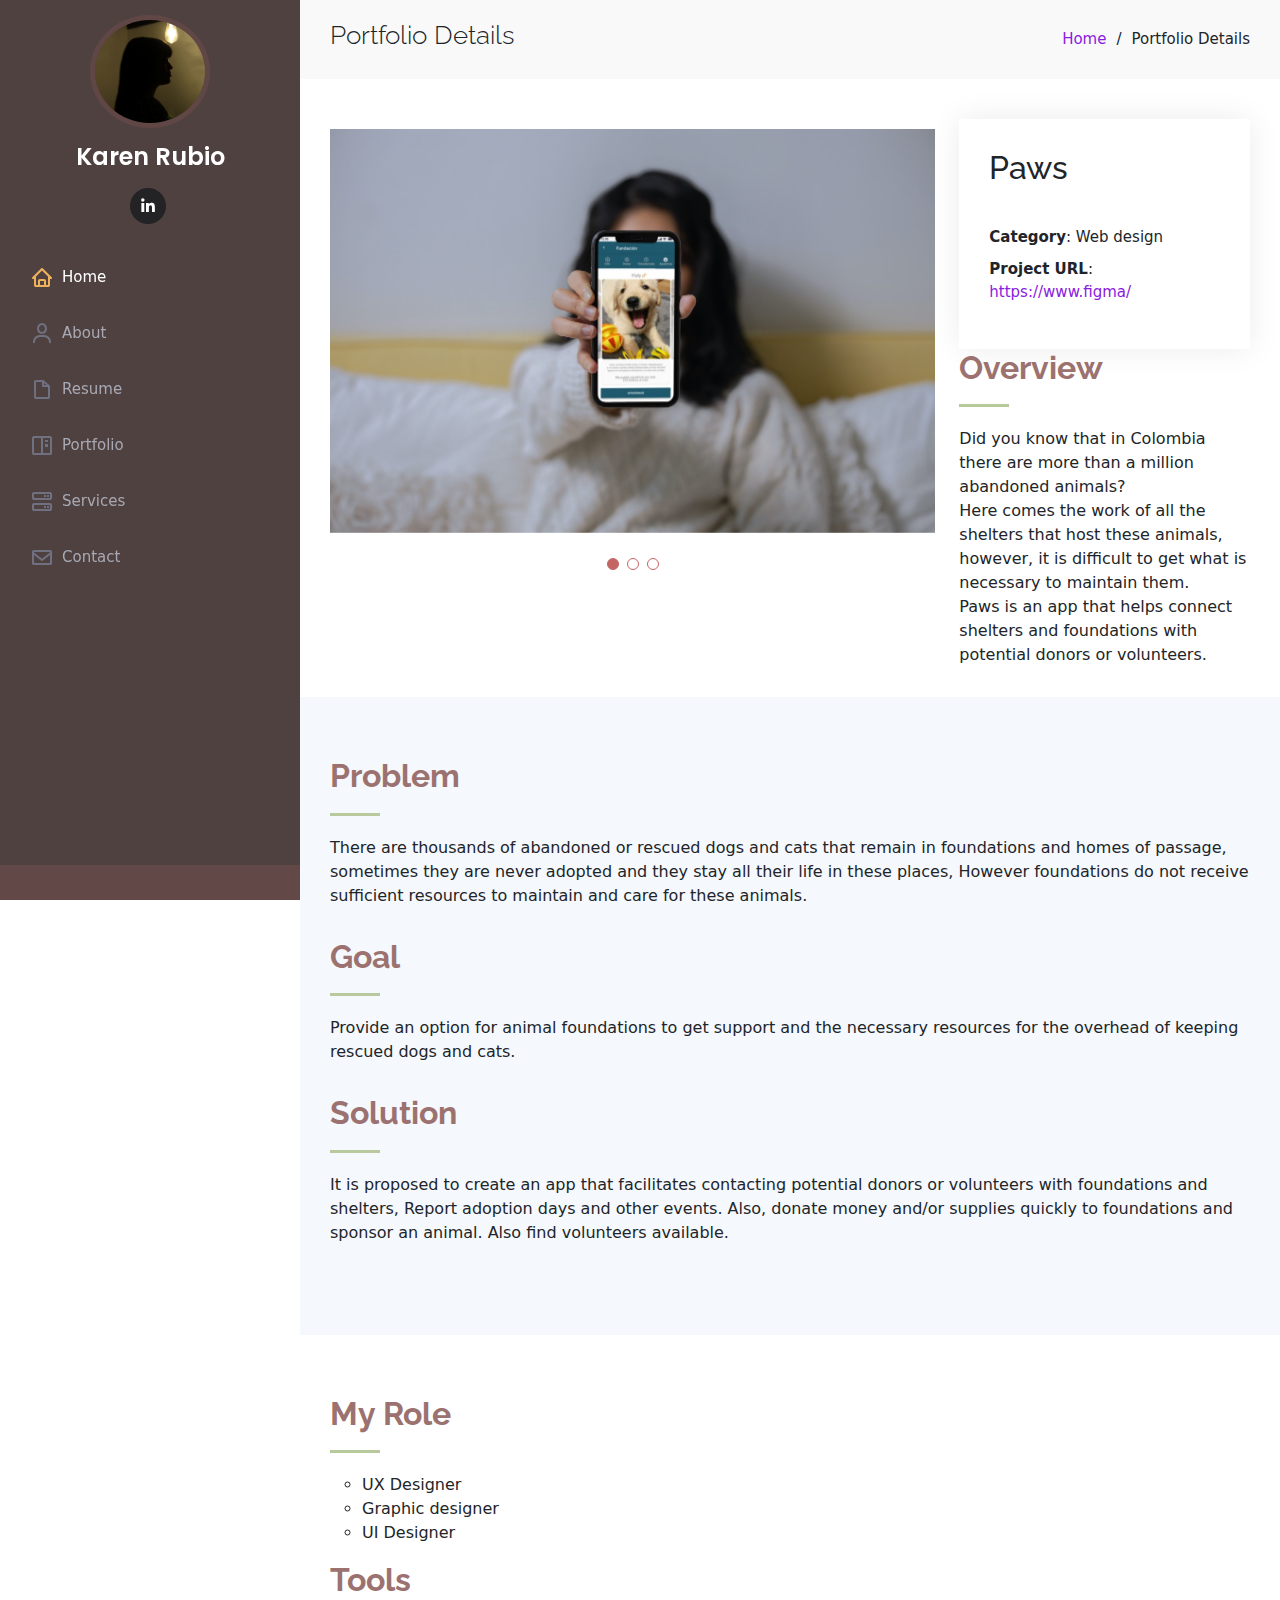
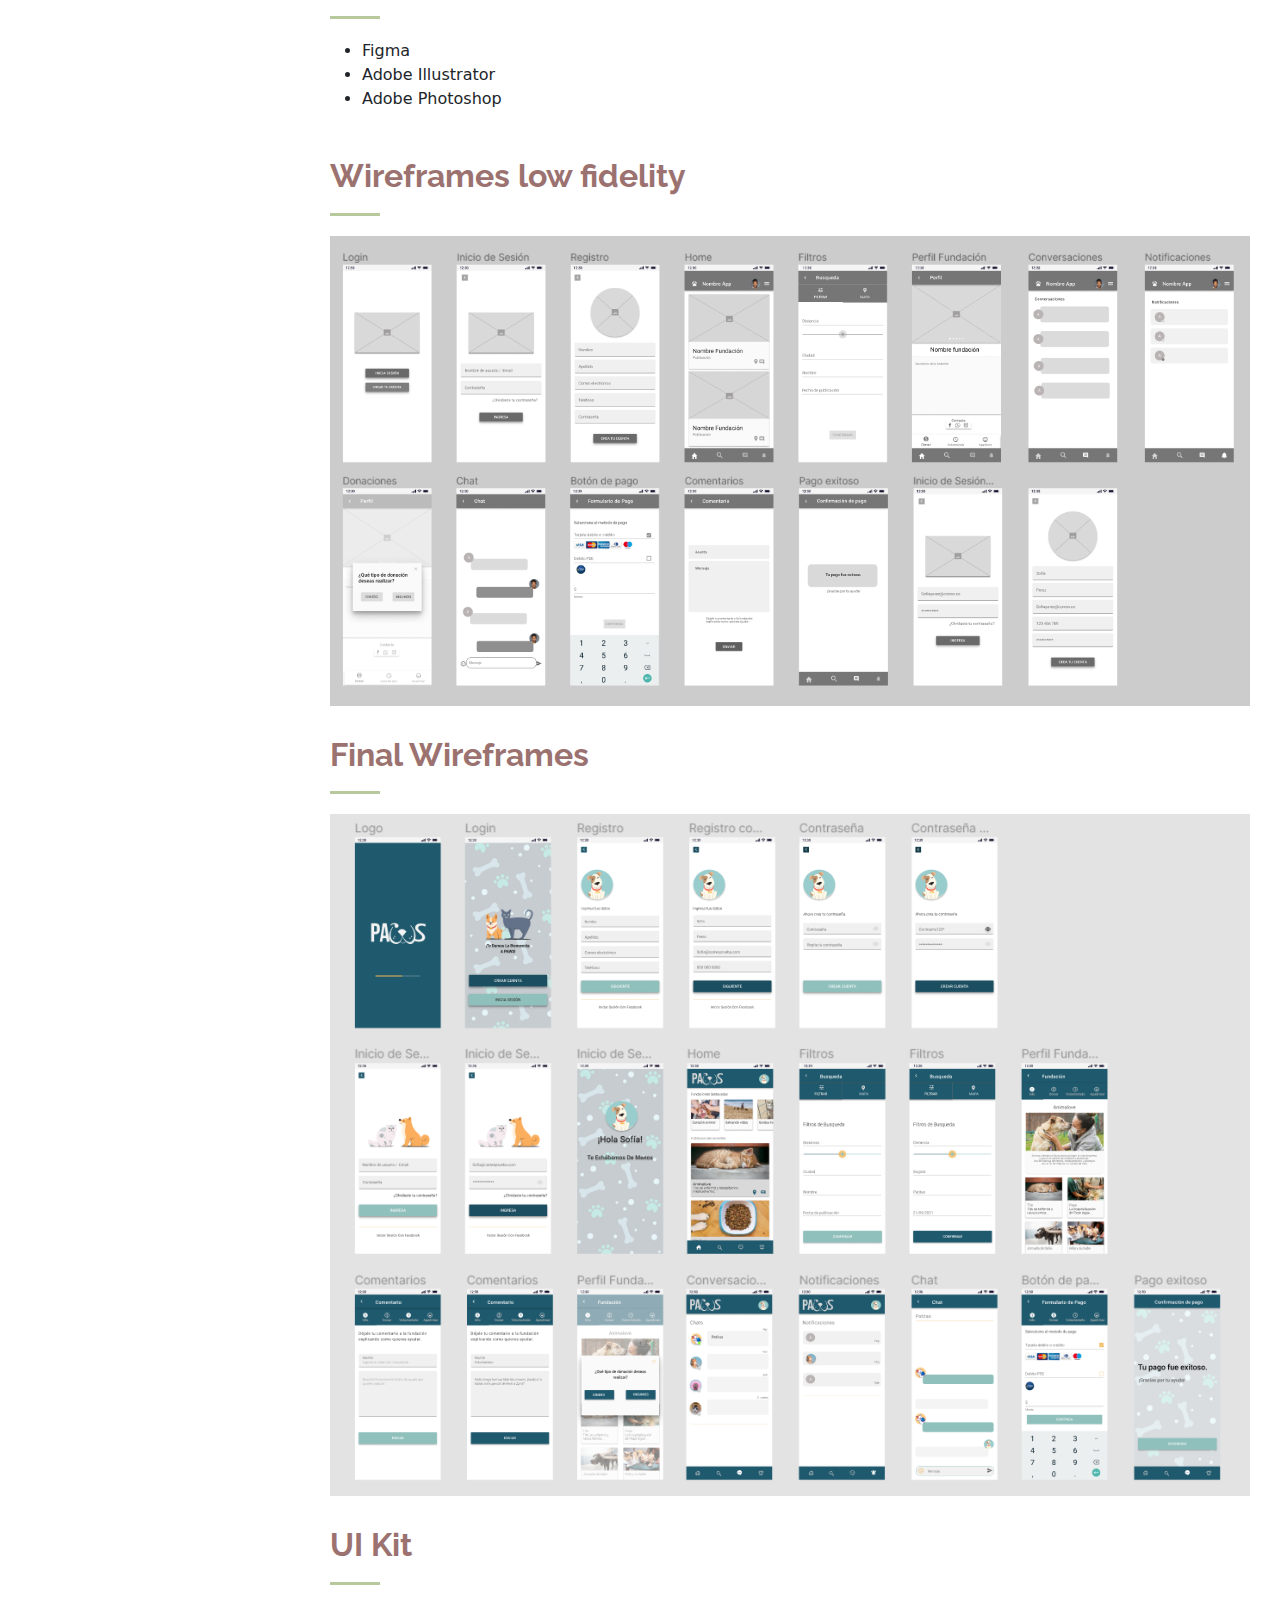
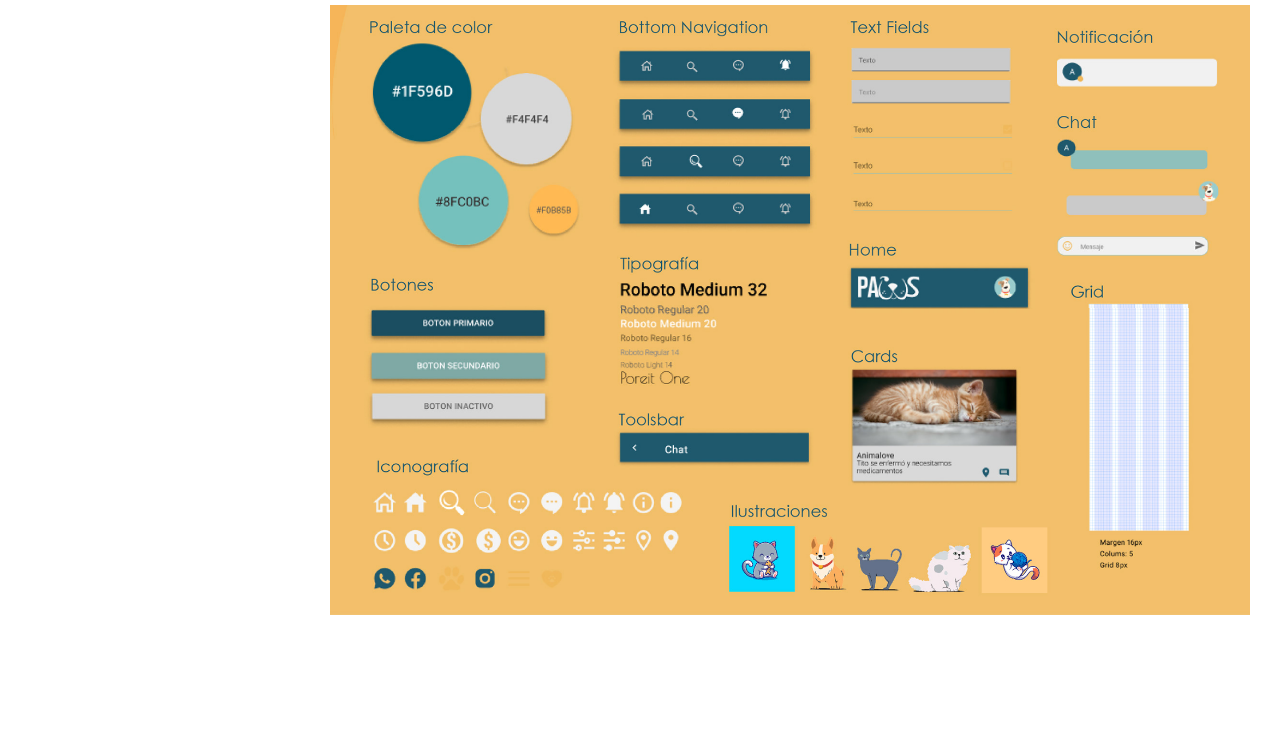
<file: paws.html>
<!DOCTYPE html>
<html lang="en">

<head>
  <meta charset="utf-8">
  <meta content="width=device-width, initial-scale=1.0" name="viewport">

  <title>Portfolio Details - iPortfolio Bootstrap Template</title>
  <meta content="" name="description">
  <meta content="" name="keywords">

  <!-- Favicons -->
  <link href="assets/img/favicon.png" rel="icon">
  <link href="assets/img/apple-touch-icon.png" rel="apple-touch-icon">

  <!-- Google Fonts -->
  <link href="https://fonts.googleapis.com/css?family=Open+Sans:300,300i,400,400i,600,600i,700,700i|Raleway:300,300i,400,400i,500,500i,600,600i,700,700i|Poppins:300,300i,400,400i,500,500i,600,600i,700,700i" rel="stylesheet">

  <!-- Vendor CSS Files -->
  <link href="assets/vendor/aos/aos.css" rel="stylesheet">
  <link href="assets/vendor/bootstrap/css/bootstrap.min.css" rel="stylesheet">
  <link href="assets/vendor/bootstrap-icons/bootstrap-icons.css" rel="stylesheet">
  <link href="assets/vendor/boxicons/css/boxicons.min.css" rel="stylesheet">
  <link href="assets/vendor/glightbox/css/glightbox.min.css" rel="stylesheet">
  <link href="assets/vendor/swiper/swiper-bundle.min.css" rel="stylesheet">

  <!-- Template Main CSS File -->
  <link href="assets/css/style.css" rel="stylesheet">
</head>

<body>

  <!-- ======= Mobile nav toggle button ======= -->
  <i class="bi bi-list mobile-nav-toggle d-xl-none"></i>

  <!-- ======= Header ======= -->
  <header id="header">
    <div class="d-flex flex-column">

      <div class="profile">
        <img src="img/siluetaalrevez.jpg" alt="" class="img-fluid rounded-circle">
        <h1 class="text-light"><a href="index.html">Karen Rubio</a></h1>
        <div class="social-links mt-3 text-center">
          <a href="https://www.linkedin.com/in/karen-rubio-568986162/" class="linkedin"><i class="bx bxl-linkedin"></i></a>
        </div>
      </div>

      <nav id="navbar" class="nav-menu navbar">
        <ul>
          <li><a href="index.html" class="nav-link scrollto active"><i class="bx bx-home"></i> <span>Home</span></a></li>
          <li><a href="index.html" class="nav-link scrollto"><i class="bx bx-user"></i> <span>About</span></a></li>
          <li><a href="index.html" class="nav-link scrollto"><i class="bx bx-file-blank"></i> <span>Resume</span></a></li>
          <li><a href="index.html" class="nav-link scrollto"><i class="bx bx-book-content"></i> <span>Portfolio</span></a></li>
          <li><a href="index.html" class="nav-link scrollto"><i class="bx bx-server"></i> <span>Services</span></a></li>
          <li><a href="index.html" class="nav-link scrollto"><i class="bx bx-envelope"></i> <span>Contact</span></a></li>
        </ul>
      </nav><!-- .nav-menu -->
    </div>
  </header><!-- End Header -->

  <main id="main">

    <!-- ======= Breadcrumbs ======= -->
    <section id="breadcrumbs" class="breadcrumbs">
      <div class="container">

        <div class="d-flex justify-content-between align-items-center">
          <h2>Portfolio Details</h2>
          <ol>
            <li><a href="index.html">Home</a></li>
            <li>Portfolio Details</li>
          </ol>
        </div>

      </div>
    </section><!-- End Breadcrumbs -->

    <!-- ======= Portfolio Details Section ======= -->
    <section id="portfolio-details" class="portfolio-details">
      <div class="container">

        <div class="row gy-4">

          <div class="col-lg-8">
            <div class="portfolio-details-slider swiper">
              <div class="swiper-wrapper align-items-center">

                <div class="swiper-slide">
                  <img src="img/pawsdetail2.jpg" alt="">
                </div>

                <div class="swiper-slide">
                  <img src="img/pawsdetail1.jpg" alt="">
                </div>

                <div class="swiper-slide">
                  <img src="img/pawsdetail3.jpg" alt="">
                </div>

              </div>
              <div class="swiper-pagination"></div>
            </div>
          </div>

          <div class="col-lg-4">
            <div class="portfolio-info">
              <h2 class="section-title">Paws</h2>
              <ul>
                <li><strong>Category</strong>: Web design</li>
                <li><strong>Project URL</strong>: <a href="https://www.figma.com/proto/YvNrcVyF7hVjoM3EvehUhS/PAWS?type=design&node-id=298-1024&t=jy7o8xTKDXEVIBGt-0&scaling=min-zoom&page-id=296%3A594&starting-point-node-id=298%3A1024">https://www.figma/</a></li>
              </ul>
            </div>
            <div class="section-title">
              <h2>Overview</h2>
              <p>
                Did you know that in Colombia there are more than a million abandoned animals?
              </p>
              <p>
                Here comes the work of all the shelters that host these animals, however, it is difficult to get what is necessary to maintain them.
              </p>
              <p>
                Paws is an app that helps connect shelters and foundations with potential donors or volunteers.
              </p>
            </div>

          </div>

        </div>

      </div>

      <section id="testimonials" class="testimonials section-bg">
        <div class="container">
  
          <div class="section-title">
            <h2>Problem</h2>
            <p>
              There are thousands of abandoned or rescued dogs and cats that remain in foundations and homes of passage, sometimes they are never adopted and they stay all their life in these places, However foundations do not receive sufficient resources to maintain and care for these animals.
            </p>
          </div>
          <div class="section-title">
            <h2>Goal</h2>
            <p>
              Provide an option for animal foundations to get support and the necessary resources for the overhead of keeping rescued dogs and cats.
            </p>
          </div>
          <div class="section-title">
            <h2>Solution</h2>
            <p>
              It is proposed to create an app that facilitates contacting potential donors or volunteers with foundations and shelters, Report adoption days and other events. Also, donate money and/or supplies quickly to foundations and sponsor an animal. Also find volunteers available.
            </p>
          </div>
  
    </section><!-- End Portfolio Details Section -->

    <section id="facts" class="facts">
      <div class="container">

        <div class="section-title">
          <h2>My Role</h2>
          <ul class="lista-myrole">
            <li>UX Designer</li>
            <li>Graphic designer</li>
            <li>UI Designer</li>
          </ul>
          <h2>Tools</h2>
          <ul>
            <li>Figma</li>
            <li>Adobe Illustrator</li>
            <li>Adobe Photoshop</li>
          </ul>
        </div>

        <div class="section-title">
          <h2>Wireframes low fidelity</h2>
          <img class="img-fluid" src="img/pa1.png" alt="">
        </div>

        <div class="section-title">
          <h2>Final Wireframes</h2>
          <img class="img-fluid" src="img/pa2.png" alt="">
        </div>

        <div class="section-title">
          <h2>UI Kit</h2>

          <img class="img-fluid" src="img/pa3.png" alt="">
          <img class="img-fluid" src="img/pa4.png" alt="">
        </div>

        </div>

      </div>
    </section>

  </main><!-- End #main -->

  <!-- ======= Footer ======= -->
  <footer id="footer">
    <div class="container">
      <div class="credits">
        <!-- All the links in the footer should remain intact. -->
        <!-- You can delete the links only if you purchased the pro version. -->
        <!-- Licensing information: https://bootstrapmade.com/license/ -->
        <!-- Purchase the pro version with working PHP/AJAX contact form: https://bootstrapmade.com/iportfolio-bootstrap-portfolio-websites-template/ -->
      </div>
    </div>
  </footer><!-- End  Footer -->

  <a href="#" class="back-to-top d-flex align-items-center justify-content-center"><i class="bi bi-arrow-up-short"></i></a>

  <!-- Vendor JS Files -->
  <script src="assets/vendor/purecounter/purecounter_vanilla.js"></script>
  <script src="assets/vendor/aos/aos.js"></script>
  <script src="assets/vendor/bootstrap/js/bootstrap.bundle.min.js"></script>
  <script src="assets/vendor/glightbox/js/glightbox.min.js"></script>
  <script src="assets/vendor/isotope-layout/isotope.pkgd.min.js"></script>
  <script src="assets/vendor/swiper/swiper-bundle.min.js"></script>
  <script src="assets/vendor/typed.js/typed.umd.js"></script>
  <script src="assets/vendor/waypoints/noframework.waypoints.js"></script>
  <script src="assets/vendor/php-email-form/validate.js"></script>

  <!-- Template Main JS File -->
  <script src="assets/js/main.js"></script>

</body>

</html>
</file>
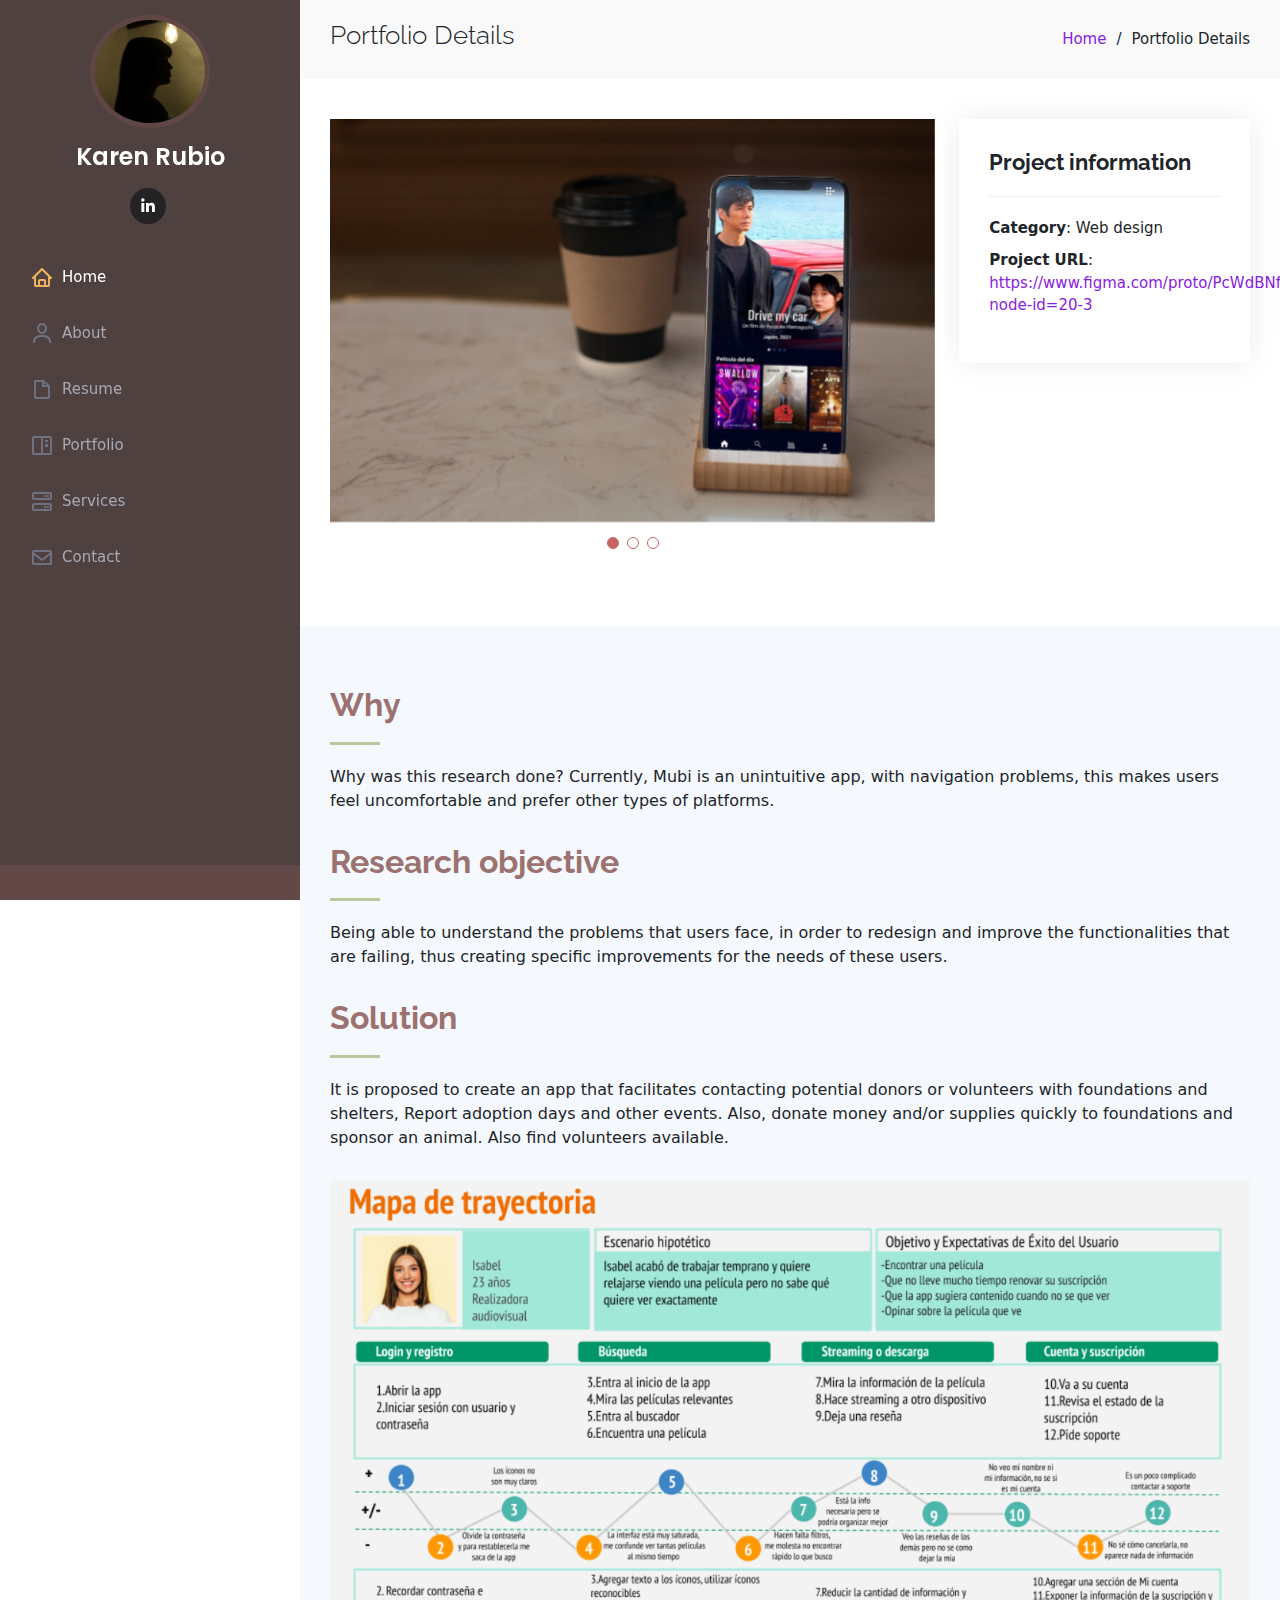
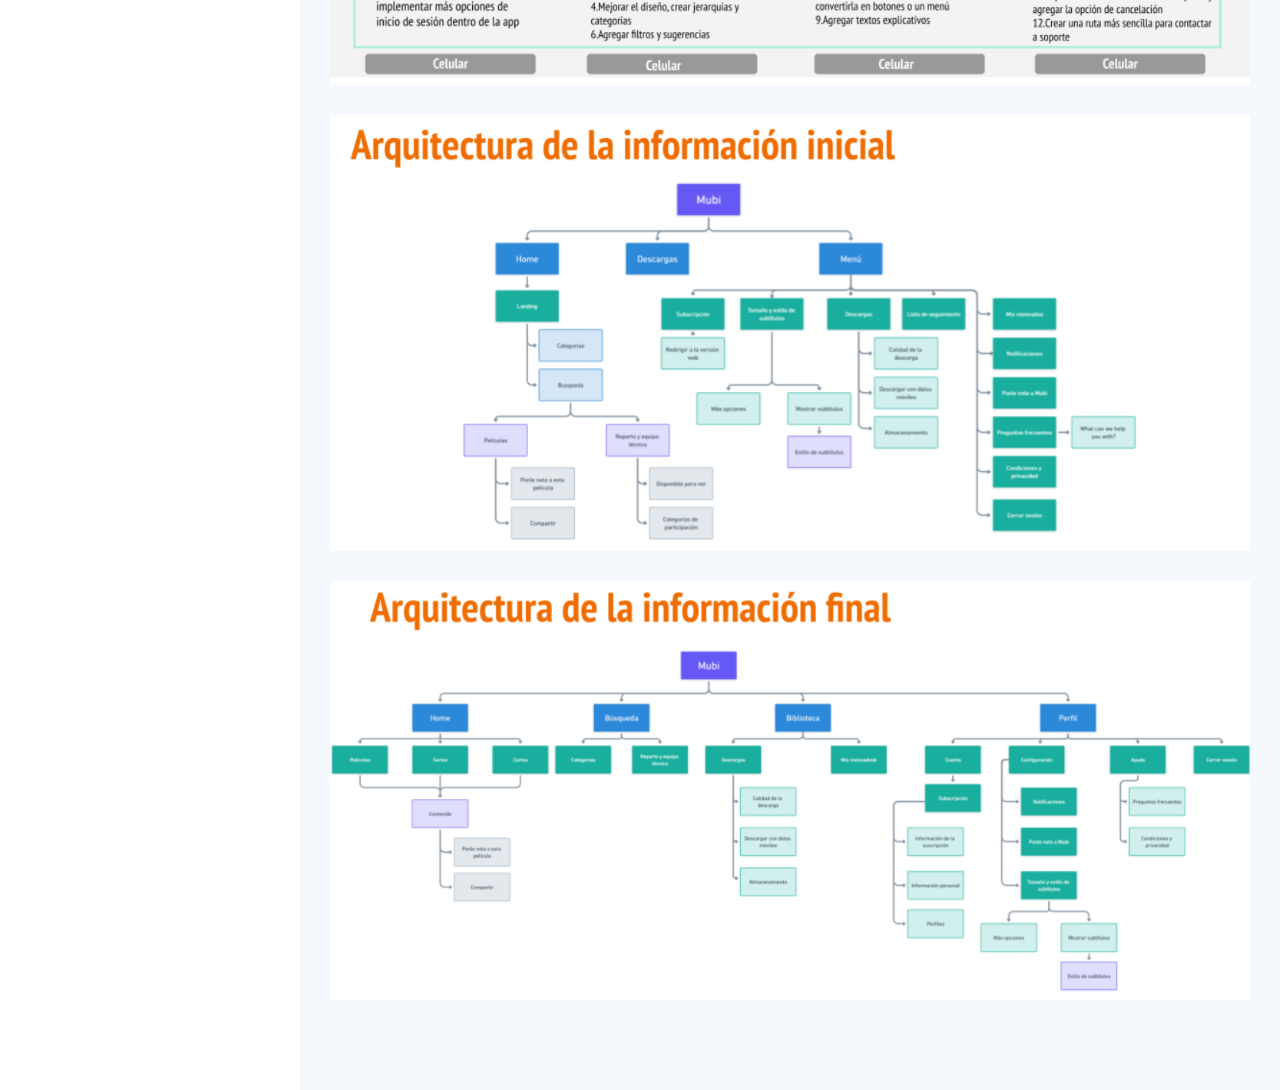
<file: portfolio-details.html>
<!DOCTYPE html>
<html lang="en">

<head>
  <meta charset="utf-8">
  <meta content="width=device-width, initial-scale=1.0" name="viewport">

  <title>Portfolio Details - iPortfolio Bootstrap Template</title>
  <meta content="" name="description">
  <meta content="" name="keywords">

  <!-- Favicons -->
  <link href="assets/img/favicon.png" rel="icon">
  <link href="assets/img/apple-touch-icon.png" rel="apple-touch-icon">

  <!-- Google Fonts -->
  <link href="https://fonts.googleapis.com/css?family=Open+Sans:300,300i,400,400i,600,600i,700,700i|Raleway:300,300i,400,400i,500,500i,600,600i,700,700i|Poppins:300,300i,400,400i,500,500i,600,600i,700,700i" rel="stylesheet">

  <!-- Vendor CSS Files -->
  <link href="assets/vendor/aos/aos.css" rel="stylesheet">
  <link href="assets/vendor/bootstrap/css/bootstrap.min.css" rel="stylesheet">
  <link href="assets/vendor/bootstrap-icons/bootstrap-icons.css" rel="stylesheet">
  <link href="assets/vendor/boxicons/css/boxicons.min.css" rel="stylesheet">
  <link href="assets/vendor/glightbox/css/glightbox.min.css" rel="stylesheet">
  <link href="assets/vendor/swiper/swiper-bundle.min.css" rel="stylesheet">

  <!-- Template Main CSS File -->
  <link href="assets/css/style.css" rel="stylesheet">
</head>

<body>

  <!-- ======= Mobile nav toggle button ======= -->
  <i class="bi bi-list mobile-nav-toggle d-xl-none"></i>

  <!-- ======= Header ======= -->
  <header id="header">
    <div class="d-flex flex-column">

      <div class="profile">
        <img src="img/siluetaalrevez.jpg" alt="" class="img-fluid rounded-circle">
        <h1 class="text-light"><a href="index.html">Karen Rubio</a></h1>
        <div class="social-links mt-3 text-center">
          <a href="https://www.linkedin.com/in/karen-rubio-568986162/" class="linkedin"><i class="bx bxl-linkedin"></i></a>
        </div>
      </div>

      <nav id="navbar" class="nav-menu navbar">
        <ul>
          <li><a href="index.html" class="nav-link scrollto active"><i class="bx bx-home"></i> <span>Home</span></a></li>
          <li><a href="index.html" class="nav-link scrollto"><i class="bx bx-user"></i> <span>About</span></a></li>
          <li><a href="index.html" class="nav-link scrollto"><i class="bx bx-file-blank"></i> <span>Resume</span></a></li>
          <li><a href="index.html" class="nav-link scrollto"><i class="bx bx-book-content"></i> <span>Portfolio</span></a></li>
          <li><a href="index.html" class="nav-link scrollto"><i class="bx bx-server"></i> <span>Services</span></a></li>
          <li><a href="index.html" class="nav-link scrollto"><i class="bx bx-envelope"></i> <span>Contact</span></a></li>
        </ul>
      </nav><!-- .nav-menu -->
    </div>
  </header><!-- End Header -->

  <main id="main">

    <!-- ======= Breadcrumbs ======= -->
    <section id="breadcrumbs" class="breadcrumbs">
      <div class="container">

        <div class="d-flex justify-content-between align-items-center">
          <h2>Portfolio Details</h2>
          <ol>
            <li><a href="index.html">Home</a></li>
            <li>Portfolio Details</li>
          </ol>
        </div>

      </div>
    </section><!-- End Breadcrumbs -->

    <!-- ======= Portfolio Details Section ======= -->
    <section id="portfolio-details" class="portfolio-details">
      <div class="container">

        <div class="row gy-4">

          <div class="col-lg-8">
            <div class="portfolio-details-slider swiper">
              <div class="swiper-wrapper align-items-center">

                <div class="swiper-slide">
                  <img src="img/Mubidetail3.jpg" alt="">
                </div>

                <div class="swiper-slide">
                  <img src="img/Mubidetail2.jpg" alt="">
                </div>

                <div class="swiper-slide">
                  <img src="img/Mubidetail1.jpg" alt="">
                </div>

              </div>
              <div class="swiper-pagination"></div>
            </div>
          </div>

          <div class="col-lg-4">
            <div class="portfolio-info">
              <h3>Project information</h3>
              <ul>
                <li><strong>Category</strong>: Web design</li>
                <li><strong>Project URL</strong>: <a href="#">https://www.figma.com/proto/PcWdBNfFruWTNGawKVPuRn/MUBI?node-id=20-3</a></li>
              </ul>
            </div>
            <div class="portfolio-description">

            </div>
          </div>

        </div>

      </div>
    </section>

    <section id="testimonials" class="testimonials section-bg">
      <div class="container">

        <div class="section-title">
          <h2>Why</h2>
          <p>
            Why was this research done?
          Currently, Mubi is an unintuitive app, with navigation problems, this makes users feel uncomfortable and prefer other types of platforms.
          </p>
        </div>
        <div class="section-title">
          <h2>Research objective</h2>
          <p>
            Being able to understand the problems that users face, in order to redesign and improve the functionalities that are failing, thus creating specific improvements for the needs of these users.
          </p>
        </div>
        <div class="section-title">
          <h2>Solution</h2>
          <p>
            It is proposed to create an app that facilitates contacting potential donors or volunteers with foundations and shelters, Report adoption days and other events. Also, donate money and/or supplies quickly to foundations and sponsor an animal. Also find volunteers available.
          </p>
        </div>


        <div class="section-title">      
          <img class="img-fluid" src="img/mu1.png" alt="">
        </div>

        <div class="section-title">      
          <img class="img-fluid" src="img/mu2.png" alt="">
        </div>

        <div class="section-title">      
          <img class="img-fluid" src="img/mu3.png" alt="">
        </div>
        
  </section>
    <!-- End Portfolio Details Section -->

  </main><!-- End #main -->

  <!-- ======= Footer ======= -->
  <footer id="footer">
    <div class="container">
      <div class="credits">
        <!-- All the links in the footer should remain intact. -->
        <!-- You can delete the links only if you purchased the pro version. -->
        <!-- Licensing information: https://bootstrapmade.com/license/ -->
        <!-- Purchase the pro version with working PHP/AJAX contact form: https://bootstrapmade.com/iportfolio-bootstrap-portfolio-websites-template/ -->
      </div>
    </div>
  </footer><!-- End  Footer -->

  <a href="#" class="back-to-top d-flex align-items-center justify-content-center"><i class="bi bi-arrow-up-short"></i></a>

  <!-- Vendor JS Files -->
  <script src="assets/vendor/purecounter/purecounter_vanilla.js"></script>
  <script src="assets/vendor/aos/aos.js"></script>
  <script src="assets/vendor/bootstrap/js/bootstrap.bundle.min.js"></script>
  <script src="assets/vendor/glightbox/js/glightbox.min.js"></script>
  <script src="assets/vendor/isotope-layout/isotope.pkgd.min.js"></script>
  <script src="assets/vendor/swiper/swiper-bundle.min.js"></script>
  <script src="assets/vendor/typed.js/typed.umd.js"></script>
  <script src="assets/vendor/waypoints/noframework.waypoints.js"></script>
  <script src="assets/vendor/php-email-form/validate.js"></script>

  <!-- Template Main JS File -->
  <script src="assets/js/main.js"></script>

</body>

</html>
</file>
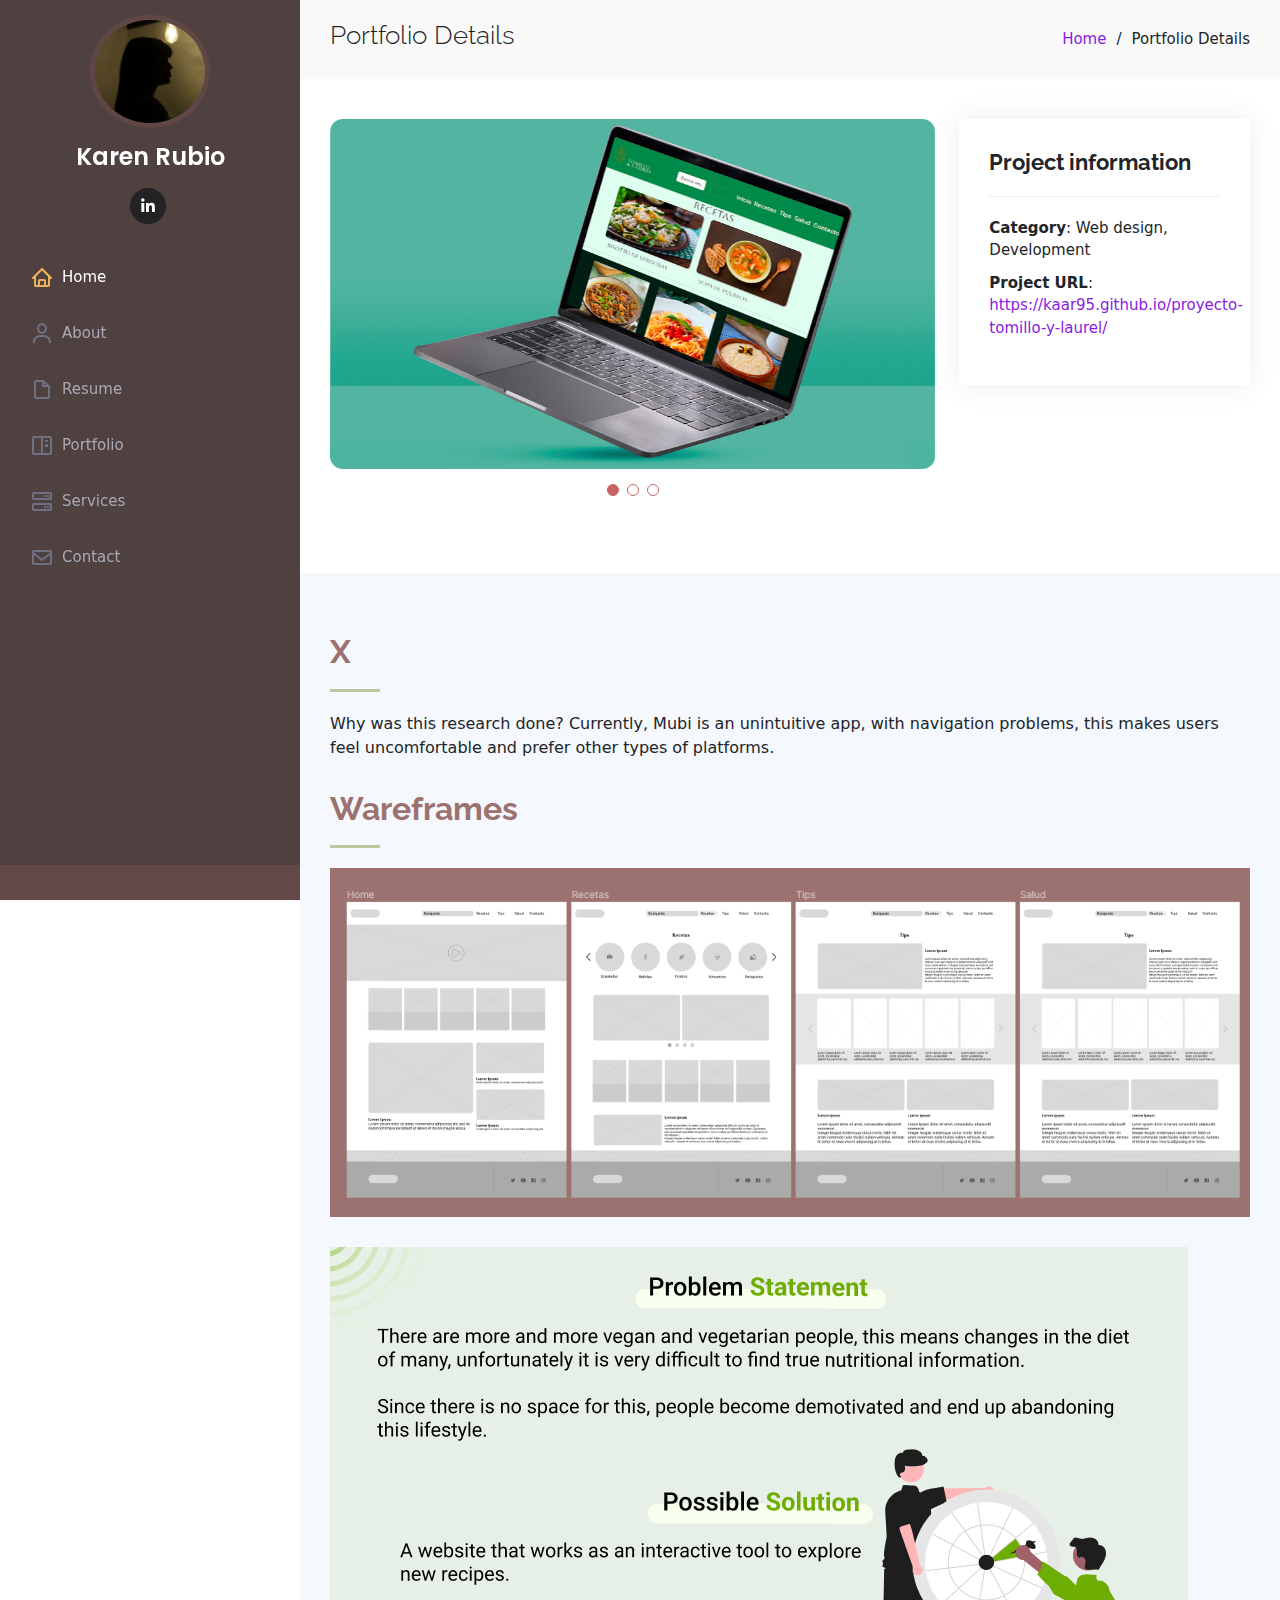
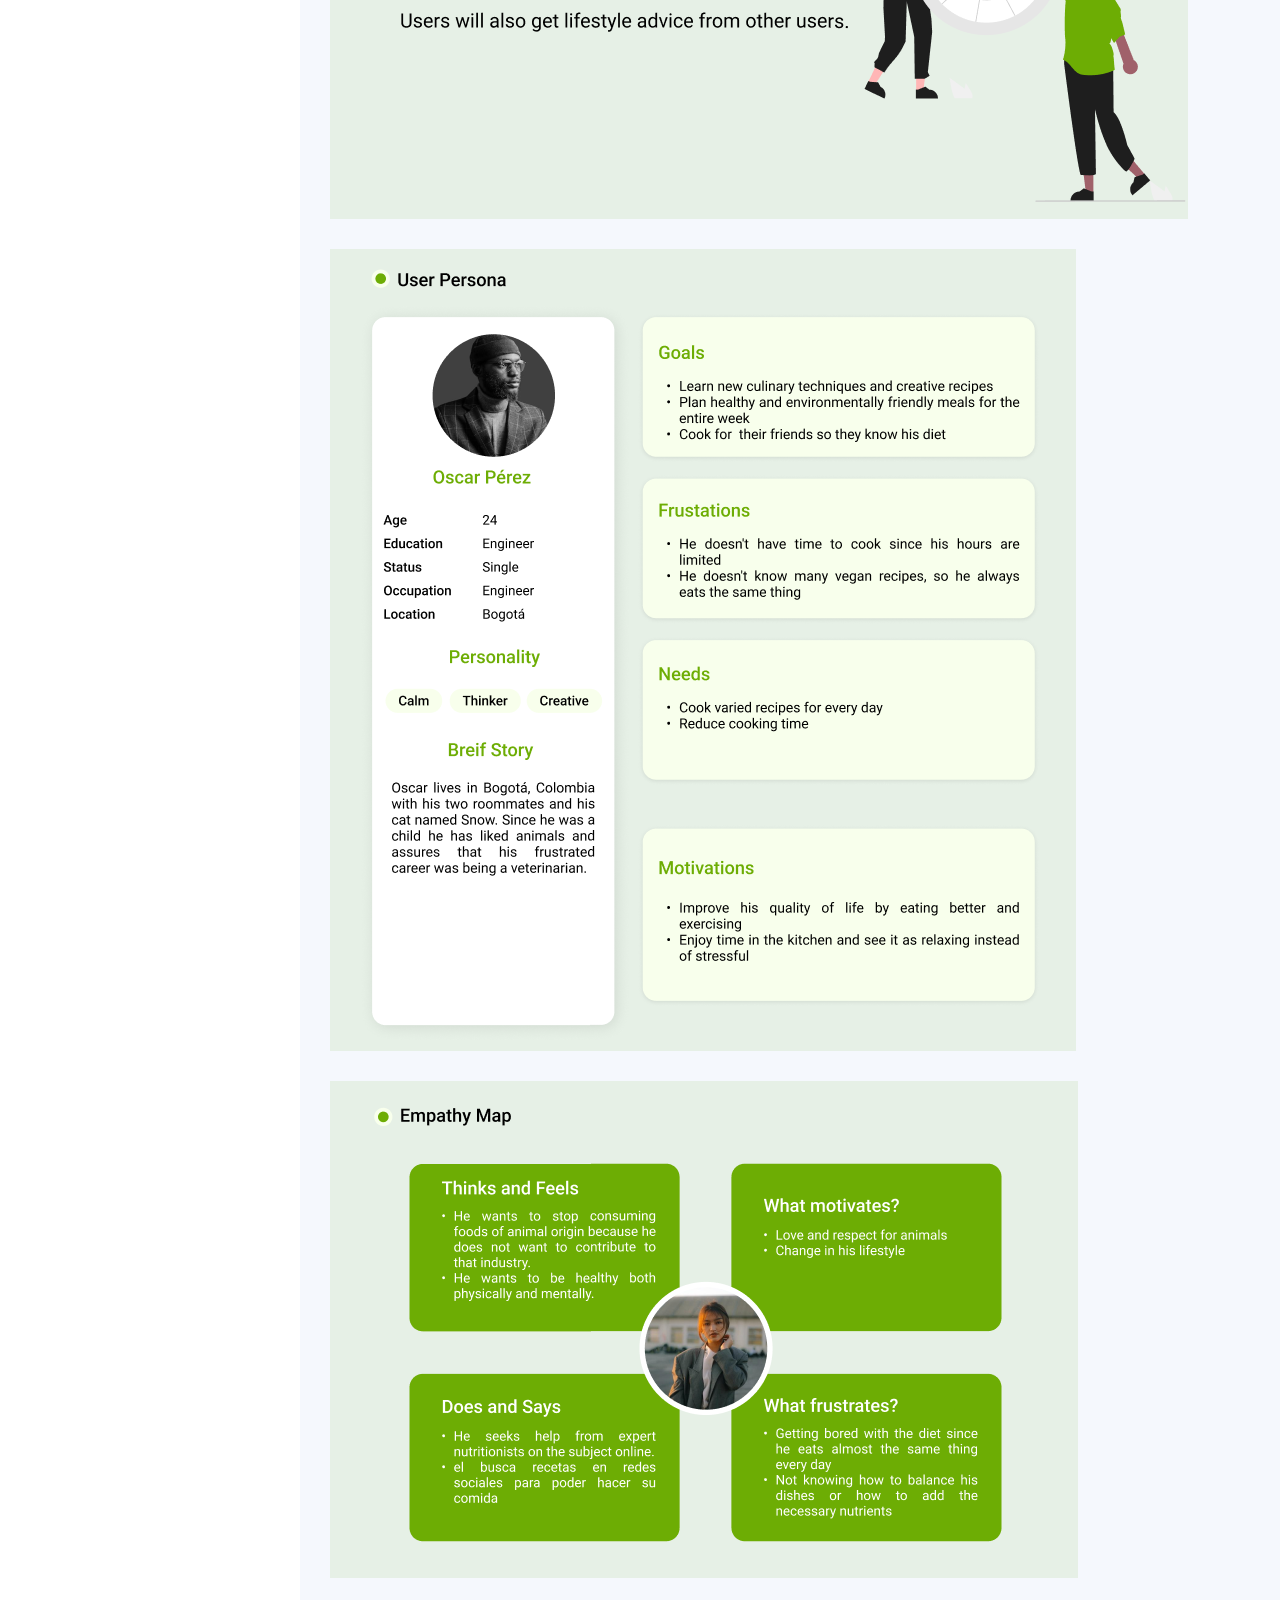
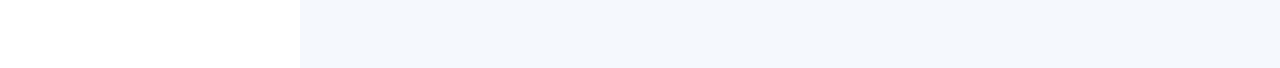
<file: tomillo y Laurel.html>
<!DOCTYPE html>
<html lang="en">

<head>
  <meta charset="utf-8">
  <meta content="width=device-width, initial-scale=1.0" name="viewport">

  <title>Portfolio Details - iPortfolio Bootstrap Template</title>
  <meta content="" name="description">
  <meta content="" name="keywords">

  <!-- Favicons -->
  <link href="assets/img/favicon.png" rel="icon">
  <link href="assets/img/apple-touch-icon.png" rel="apple-touch-icon">

  <!-- Google Fonts -->
  <link href="https://fonts.googleapis.com/css?family=Open+Sans:300,300i,400,400i,600,600i,700,700i|Raleway:300,300i,400,400i,500,500i,600,600i,700,700i|Poppins:300,300i,400,400i,500,500i,600,600i,700,700i" rel="stylesheet">

  <!-- Vendor CSS Files -->
  <link href="assets/vendor/aos/aos.css" rel="stylesheet">
  <link href="assets/vendor/bootstrap/css/bootstrap.min.css" rel="stylesheet">
  <link href="assets/vendor/bootstrap-icons/bootstrap-icons.css" rel="stylesheet">
  <link href="assets/vendor/boxicons/css/boxicons.min.css" rel="stylesheet">
  <link href="assets/vendor/glightbox/css/glightbox.min.css" rel="stylesheet">
  <link href="assets/vendor/swiper/swiper-bundle.min.css" rel="stylesheet">

  <!-- Template Main CSS File -->
  <link href="assets/css/style.css" rel="stylesheet">
</head>

<body>

  <!-- ======= Mobile nav toggle button ======= -->
  <i class="bi bi-list mobile-nav-toggle d-xl-none"></i>

  <!-- ======= Header ======= -->
  <header id="header">
    <div class="d-flex flex-column">

      <div class="profile">
        <img src="img/siluetaalrevez.jpg" alt="" class="img-fluid rounded-circle">
        <h1 class="text-light"><a href="index.html">Karen Rubio</a></h1>
        <div class="social-links mt-3 text-center">
          <a href="https://www.linkedin.com/in/karen-rubio-568986162/" class="linkedin"><i class="bx bxl-linkedin"></i></a>
        </div>
      </div>

      <nav id="navbar" class="nav-menu navbar">
        <ul>
          <li><a href="index.html" class="nav-link scrollto active"><i class="bx bx-home"></i> <span>Home</span></a></li>
          <li><a href="index.html" class="nav-link scrollto"><i class="bx bx-user"></i> <span>About</span></a></li>
          <li><a href="index.html" class="nav-link scrollto"><i class="bx bx-file-blank"></i> <span>Resume</span></a></li>
          <li><a href="index.html" class="nav-link scrollto"><i class="bx bx-book-content"></i> <span>Portfolio</span></a></li>
          <li><a href="index.html" class="nav-link scrollto"><i class="bx bx-server"></i> <span>Services</span></a></li>
          <li><a href="index.html" class="nav-link scrollto"><i class="bx bx-envelope"></i> <span>Contact</span></a></li>
        </ul>
      </nav><!-- .nav-menu -->
    </div>
  </header><!-- End Header -->

  <main id="main">

    <!-- ======= Breadcrumbs ======= -->
    <section id="breadcrumbs" class="breadcrumbs">
      <div class="container">

        <div class="d-flex justify-content-between align-items-center">
          <h2>Portfolio Details</h2>
          <ol>
            <li><a href="index.html">Home</a></li>
            <li>Portfolio Details</li>
          </ol>
        </div>

      </div>
    </section><!-- End Breadcrumbs -->

    <!-- ======= Portfolio Details Section ======= -->
    <section id="portfolio-details" class="portfolio-details">
      <div class="container">

        <div class="row gy-4">

          <div class="col-lg-8">
            <div class="portfolio-details-slider swiper">
              <div class="swiper-wrapper align-items-center">

                <div class="swiper-slide">
                  <img src="img/tylmockup 1.png" alt="">
                </div>

                <div class="swiper-slide">
                  <img src="img/t2.png" alt="">
                </div>

                <div class="swiper-slide">
                  <img src="img/t3.png" alt="">
                </div>

              </div>
              <div class="swiper-pagination"></div>
            </div>
          </div>

          <div class="col-lg-4">
            <div class="portfolio-info">
              <h3>Project information</h3>
              <ul>
                <li><strong>Category</strong>: Web design, Development</li>
                <li><strong>Project URL</strong>: <a href="#">https://kaar95.github.io/proyecto-tomillo-y-laurel/</a></li>

              </ul>
            </div>
            <div class="portfolio-description">

            </div>
          </div>

        </div>

      </div>
    </section>
    
    <section id="testimonials" class="testimonials section-bg">
      <div class="container">

        <div class="section-title">
          <h2>X</h2>
          <p>
            Why was this research done?
          Currently, Mubi is an unintuitive app, with navigation problems, this makes users feel uncomfortable and prefer other types of platforms.
          </p>
        </div>



        <div class="section-title">    
          <h2>Wareframes</h2>  
          <img class="img-fluid" src="img/tyl1.png" alt="">
        </div>
        
        <div class="section-title">      
          <img class="img-fluid" src="img/tyl4.png" alt="">
        </div>
        
        <div class="section-title">      
          <img class="img-fluid" src="img/tyl2.png" alt="">
        </div>
        
        <div class="section-title">      
          <img class="img-fluid" src="img/tyl3.png" alt="">
        </div>

  </section><!-- End Portfolio Details Section -->

  </main><!-- End #main -->

  <!-- ======= Footer ======= -->
  <footer id="footer">
    <div class="container">
      <div class="credits">
        <!-- All the links in the footer should remain intact. -->
        <!-- You can delete the links only if you purchased the pro version. -->
        <!-- Licensing information: https://bootstrapmade.com/license/ -->
        <!-- Purchase the pro version with working PHP/AJAX contact form: https://bootstrapmade.com/iportfolio-bootstrap-portfolio-websites-template/ -->
      </div>
    </div>
  </footer><!-- End  Footer -->

  <a href="#" class="back-to-top d-flex align-items-center justify-content-center"><i class="bi bi-arrow-up-short"></i></a>

  <!-- Vendor JS Files -->
  <script src="assets/vendor/purecounter/purecounter_vanilla.js"></script>
  <script src="assets/vendor/aos/aos.js"></script>
  <script src="assets/vendor/bootstrap/js/bootstrap.bundle.min.js"></script>
  <script src="assets/vendor/glightbox/js/glightbox.min.js"></script>
  <script src="assets/vendor/isotope-layout/isotope.pkgd.min.js"></script>
  <script src="assets/vendor/swiper/swiper-bundle.min.js"></script>
  <script src="assets/vendor/typed.js/typed.umd.js"></script>
  <script src="assets/vendor/waypoints/noframework.waypoints.js"></script>
  <script src="assets/vendor/php-email-form/validate.js"></script>

  <!-- Template Main JS File -->
  <script src="assets/js/main.js"></script>

</body>

</html>
</file>
<file: assets/css/style.css>
body {
  font-family:Verdana, Geneva, Tahoma, sans-serif
  color: #272829;
}

a {
  color: #8920e0;
  text-decoration: none;
}

a:hover {
  color: #37b3ed;
  text-decoration: none;
}

.lista-myrole {
  list-style:circle
}

h1,
h2,
h3,
h4,
h5,
h6 {
  font-family: "Raleway", sans-serif;
}

/*--------------------------------------------------------------
# Back to top button
--------------------------------------------------------------*/
.back-to-top {
  position: fixed;
  visibility: hidden;
  opacity: 0;
  right: 15px;
  bottom: 15px;
  z-index: 996;
  background: #eeb15b;
  width: 40px;
  height: 40px;
  border-radius: 50px;
  transition: all 0.4s;
}

.back-to-top i {
  font-size: 28px;
  color: #fff;
  line-height: 0;
}

.back-to-top:hover {
  background: #2eafec;
  color: #fff;
}

.back-to-top.active {
  visibility: visible;
  opacity: 1;
}

/*--------------------------------------------------------------
# Header
--------------------------------------------------------------*/
#header {
  position: fixed;
  top: 0;
  left: 0;
  bottom: 0;
  width: 300px;
  transition: all ease-in-out 0.5s;
  z-index: 9997;
  transition: all 0.5s;
  padding: 0 15px;
  background: #3d2d2ce7;
  overflow-y: auto;
}

#header .profile img {
  margin: 15px auto;
  display: block;
  width: 120px;
  border: 5px solid #c4666425;
  box-shadow: #040b14;
}

#header .profile h1 {
  font-size: 24px;
  margin: 0;
  padding: 0;
  font-weight: 600;
  -moz-text-align-last: center;
  text-align-last: center;
  font-family: "Poppins", sans-serif;
}

#header .profile h1 a,
#header .profile h1 a:hover {
  color: #fff;
  text-decoration: none;
}

#header .profile .social-links a {
  font-size: 18px;
  display: inline-block;
  background: #232224;
  color: #fff;
  line-height: 1;
  padding: 8px 0;
  margin-right: 4px;
  border-radius: 50%;
  text-align: center;
  width: 36px;
  height: 36px;
  transition: 0.3s;
}

#header .profile .social-links a:hover {
  background: #eeb15b;
  color: #fff;
  text-decoration: none;
}

#main {
  margin-left: 300px;
}

.container,
.container-fluid {
  padding-left: 30px;
  padding-right: 30px;
}

@media (max-width: 1199px) {
  #header {
    left: -300px;
  }

  #main {
    margin-left: 0;
  }

  .container,
  .container-fluid {
    padding-left: 12px;
    padding-right: 12px;
  }
}

/*--------------------------------------------------------------
# Navigation Menu
--------------------------------------------------------------*/
/* Desktop Navigation */
.nav-menu {
  padding: 30px 0 0 0;
}

.nav-menu * {
  margin: 0;
  padding: 0;
  list-style: none;
}

.nav-menu>ul>li {
  position: relative;
  white-space: nowrap;
}

.nav-menu a,
.nav-menu a:focus {
  display: flex;
  align-items: center;
  color: #a8a9b4;
  padding: 12px 15px;
  margin-bottom: 8px;
  transition: 0.3s;
  font-size: 15px;
}

.nav-menu a i,
.nav-menu a:focus i {
  font-size: 24px;
  padding-right: 8px;
  color: #6f7180;
}

.nav-menu a:hover,
.nav-menu .active,
.nav-menu .active:focus,
.nav-menu li:hover>a {
  text-decoration: none;
  color: #fff;
}

.nav-menu a:hover i,
.nav-menu .active i,
.nav-menu .active:focus i,
.nav-menu li:hover>a i {
  color: #eeb15b;
}

/* Mobile Navigation */
.mobile-nav-toggle {
  position: fixed;
  right: 15px;
  top: 15px;
  z-index: 9998;
  border: 0;
  font-size: 24px;
  transition: all 0.4s;
  outline: none !important;
  background-color: #eeb15b;
  color: #fff;
  width: 40px;
  height: 40px;
  display: inline-flex;
  align-items: center;
  justify-content: center;
  line-height: 0;
  border-radius: 50px;
  cursor: pointer;
}

.mobile-nav-active {
  overflow: hidden;
}

.mobile-nav-active #header {
  left: 0;
}

/*--------------------------------------------------------------
# Hero Section
--------------------------------------------------------------*/
#hero {
  width: 100%;
  height: 100vh;
  background: url("../img/silueta.jpg") top center;
  background-size: cover;
}

#hero:before {
  content: "";
  background: rgba(5, 13, 24, 0.3);
  position: absolute;
  bottom: 0;
  top: 0;
  left: 0;
  right: 0;
  z-index: 1;
}

#hero .hero-container {
  position: relative;
  z-index: 2;
  min-width: 300px;
}

#hero h1 {
  margin: 0 0 10px 0;
  font-size: 64px;
  font-weight: 700;
  line-height: 56px;
  color: #fff;
}

#hero p {
  color: #fff;
  margin-bottom: 50px;
  font-size: 26px;
  font-family: "Poppins", sans-serif;
}

#hero p span {
  color: #fff;
  padding-bottom: 4px;
  letter-spacing: 1px;
  border-bottom: 3px solid #9b726f;
}

@media (min-width: 1024px) {
  #hero {
    background-attachment: fixed;
  }
}

@media (max-width: 768px) {
  #hero h1 {
    font-size: 28px;
    line-height: 36px;
  }

  #hero h2 {
    font-size: 18px;
    line-height: 24px;
    margin-bottom: 30px;
  }
}

/*--------------------------------------------------------------
# Sections General
--------------------------------------------------------------*/
section {
  padding: 60px 0;
  overflow: hidden;
}

.section-bg {
  background: #f5f8fd;
}

.section-title {
  padding-bottom: 30px;
}

.section-title h2 {
  font-size: 32px;
  font-weight: bold;
  margin-bottom: 20px;
  padding-bottom: 20px;
  position: relative;
  color: #9b726f;
}

.section-title h2::after {
  content: "";
  position: absolute;
  display: block;
  width: 50px;
  height: 3px;
  background: #b8c99d;
  bottom: 0;
  left: 0;
}

.section-title p {
  margin-bottom: 0;
}

/*--------------------------------------------------------------
# About
--------------------------------------------------------------*/
.about .content h3 {
  font-weight: 700;
  font-size: 26px;
  color: #173b6c;
}

.about .content ul {
  list-style: none;
  padding: 0;
}

.about .content ul li {
  margin-bottom: 20px;
  display: flex;
  align-items: center;
}

.about .content ul strong {
  margin-right: 10px;
}

.about .content ul i {
  font-size: 16px;
  margin-right: 5px;
  color: #149ddd;
  line-height: 0;
}

.about .content p:last-child {
  margin-bottom: 0;
}

/*--------------------------------------------------------------
# Facts
--------------------------------------------------------------*/
.facts {
  padding-bottom: 30px;
}

.facts .count-box {
  padding: 30px;
  width: 100%;
}

.facts .count-box i {
  display: block;
  font-size: 44px;
  color: #149ddd;
  float: left;
  line-height: 0;
}

.facts .count-box span {
  font-size: 48px;
  line-height: 40px;
  display: block;
  font-weight: 700;
  color: #050d18;
  margin-left: 60px;
}

.facts .count-box p {
  padding: 15px 0 0 0;
  margin: 0 0 0 60px;
  font-family: "Raleway", sans-serif;
  font-size: 14px;
  color: #122f57;
}

.facts .count-box a {
  font-weight: 600;
  display: block;
  margin-top: 20px;
  color: #122f57;
  font-size: 15px;
  font-family: "Poppins", sans-serif;
  transition: ease-in-out 0.3s;
}

.facts .count-box a:hover {
  color: #1f5297;
}

/*--------------------------------------------------------------
# Akills
--------------------------------------------------------------*/
.skills .progress {
  height: 60px;
  display: block;
  background: none;
  border-radius: 0;
}

.skills .progress .skill {
  padding: 0;
  margin: 0 0 6px 0;
  text-transform: uppercase;
  display: block;
  font-weight: 600;
  font-family: "Poppins", sans-serif;
  color: #050d18;
}

.skills .progress .skill .val {
  float: right;
  font-style: normal;
}

.skills .progress-bar-wrap {
  background: #dce8f8;
  height: 10px;
}

.skills .progress-bar {
  width: 1px;
  height: 10px;
  transition: 0.9s;
  background-color: #eeb15b;
}

/*--------------------------------------------------------------
# Resume
--------------------------------------------------------------*/
.resume .resume-title {
  font-size: 26px;
  font-weight: 700;
  margin-top: 20px;
  margin-bottom: 20px;
  color: #050d18;
}

.resume .resume-item {
  padding: 0 0 20px 20px;
  margin-top: -2px;
  border-left: 2px solid #f0e999;
  position: relative;
}

.resume .resume-item h4 {
  line-height: 18px;
  font-size: 18px;
  font-weight: 600;
  text-transform: uppercase;
  font-family: "Poppins", sans-serif;
  color: #050d18;
  margin-bottom: 10px;
}

.resume .resume-item h5 {
  font-size: 16px;
  background: #e4edf9;
  padding: 5px 15px;
  display: inline-block;
  font-weight: 600;
  margin-bottom: 10px;
}

.resume .resume-item ul {
  padding-left: 20px;
}

.resume .resume-item ul li {
  padding-bottom: 10px;
}

.resume .resume-item:last-child {
  padding-bottom: 0;
}

.resume .resume-item::before {
  content: "";
  position: absolute;
  width: 16px;
  height: 16px;
  border-radius: 50px;
  left: -9px;
  top: 0;
  background: #fff;
  border: 2px solid #c46564;
}

/*--------------------------------------------------------------
# Portfolio
--------------------------------------------------------------*/
.portfolio .portfolio-item {
  margin-bottom: 30px;
}

.portfolio #portfolio-flters {
  padding: 0;
  margin: 0 auto 35px auto;
  list-style: none;
  text-align: center;
  background: #fff;
  border-radius: 50px;
  padding: 2px 15px;
}

.portfolio #portfolio-flters li {
  cursor: pointer;
  display: inline-block;
  padding: 10px 15px 8px 15px;
  font-size: 14px;
  font-weight: 600;
  line-height: 1;
  text-transform: uppercase;
  color: #272829;
  margin-bottom: 5px;
  transition: all 0.3s ease-in-out;
}

.portfolio #portfolio-flters li:hover,
.portfolio #portfolio-flters li.filter-active {
  color: #c46564;
}

.portfolio #portfolio-flters li:last-child {
  margin-right: 0;
}

.portfolio .portfolio-wrap {
  transition: 0.3s;
  position: relative;
  overflow: hidden;
  z-index: 1;
}

.portfolio .portfolio-wrap::before {
  content: "";
  background: rgba(255, 255, 255, 0.5);
  position: absolute;
  left: 0;
  right: 0;
  top: 0;
  bottom: 0;
  transition: all ease-in-out 0.3s;
  z-index: 2;
  opacity: 0;
}

.portfolio .portfolio-wrap .portfolio-links {
  opacity: 1;
  left: 0;
  right: 0;
  bottom: -60px;
  z-index: 3;
  position: absolute;
  transition: all ease-in-out 0.3s;
  display: flex;
  justify-content: center;
}

.portfolio .portfolio-wrap .portfolio-links a {
  color: #fff;
  font-size: 28px;
  text-align: center;
  background: #c46664ef;
  transition: 0.3s;
  width: 50%;
  border-radius: 2px;
}

.portfolio .portfolio-wrap .portfolio-links a:hover {
  background: #c46564;
}

.portfolio .portfolio-wrap .portfolio-links a+a {
  border-left: 1px solid #c46564;
}

.portfolio .portfolio-wrap:hover::before {
  top: 0;
  left: 0;
  right: 0;
  bottom: 0;
  opacity: 1;
}

.portfolio .portfolio-wrap:hover .portfolio-links {
  opacity: 1;
  bottom: 0;
}

/*--------------------------------------------------------------
# Portfolio Details
--------------------------------------------------------------*/
.portfolio-details {
  padding-top: 40px;
}

.portfolio-details .portfolio-details-slider img {
  width: 100%;
}

.portfolio-details .portfolio-details-slider .swiper-pagination {
  margin-top: 20px;
  position: relative;
}

.portfolio-details .portfolio-details-slider .swiper-pagination .swiper-pagination-bullet {
  width: 12px;
  height: 12px;
  background-color: #fff;
  opacity: 1;
  border: 1px solid #c46564;
}

.portfolio-details .portfolio-details-slider .swiper-pagination .swiper-pagination-bullet-active {
  background-color: #c46564;
}

.portfolio-details .portfolio-info {
  padding: 30px;
  box-shadow: 0px 0 30px rgba(5, 13, 24, 0.08);
}

.portfolio-details .portfolio-info h3 {
  font-size: 22px;
  font-weight: 700;
  margin-bottom: 20px;
  padding-bottom: 20px;
  border-bottom: 1px solid #eee;
}

.portfolio-details .portfolio-info ul {
  list-style: none;
  padding: 0;
  font-size: 15px;
}

.portfolio-details .portfolio-info ul li+li {
  margin-top: 10px;
}

.portfolio-details .portfolio-description {
  padding-top: 30px;
}

.portfolio-details .portfolio-description h2 {
  font-size: 26px;
  font-weight: 700;
  margin-bottom: 20px;
}

.portfolio-details .portfolio-description p {
  padding: 0;
}

/*--------------------------------------------------------------
# Services
--------------------------------------------------------------*/
.services .icon-box {
  margin-bottom: 20px;
}

.services .icon {
  float: left;
  display: flex;
  align-items: center;
  justify-content: center;
  width: 54px;
  height: 54px;
  background: #149ddd;
  border-radius: 50%;
  transition: 0.5s;
  border: 1px solid #149ddd;
}

.services .icon i {
  color: #fff;
  font-size: 24px;
  line-height: 0;
}

.services .icon-box:hover .icon {
  background: #fff;
}

.services .icon-box:hover .icon i {
  color: #149ddd;
}

.services .title {
  margin-left: 80px;
  font-weight: 700;
  margin-bottom: 15px;
  font-size: 18px;
}

.services .title a {
  color: #343a40;
}

.services .title a:hover {
  color: #149ddd;
}

.services .description {
  margin-left: 80px;
  line-height: 24px;
  font-size: 14px;
}

/*--------------------------------------------------------------
# Testimonials
--------------------------------------------------------------*/
.testimonials .testimonials-carousel,
.testimonials .testimonials-slider {
  overflow: hidden;
}

.testimonials .testimonial-item {
  box-sizing: content-box;
  text-align: center;
  min-height: 320px;
}

.testimonials .testimonial-item .testimonial-img {
  width: 90px;
  border-radius: 50%;
  margin: 0 auto;
}

.testimonials .testimonial-item h3 {
  font-size: 18px;
  font-weight: bold;
  margin: 10px 0 5px 0;
  color: #111;
}

.testimonials .testimonial-item h4 {
  font-size: 14px;
  color: #999;
  margin: 0;
}

.testimonials .testimonial-item .quote-icon-left,
.testimonials .testimonial-item .quote-icon-right {
  color: #c3e8fa;
  font-size: 26px;
}

.testimonials .testimonial-item .quote-icon-left {
  display: inline-block;
  left: -5px;
  position: relative;
}

.testimonials .testimonial-item .quote-icon-right {
  display: inline-block;
  right: -5px;
  position: relative;
  top: 10px;
}

.testimonials .testimonial-item p {
  font-style: italic;
  margin: 0 15px 15px 15px;
  padding: 20px;
  background: #fff;
  position: relative;
  margin-bottom: 35px;
  border-radius: 6px;
  box-shadow: 0px 2px 15px rgba(0, 0, 0, 0.1);
}

.testimonials .testimonial-item p::after {
  content: "";
  width: 0;
  height: 0;
  border-top: 20px solid #fff;
  border-right: 20px solid transparent;
  border-left: 20px solid transparent;
  position: absolute;
  bottom: -20px;
  left: calc(50% - 20px);
}

.testimonials .swiper-pagination {
  margin-top: 20px;
  position: relative;
}

.testimonials .swiper-pagination .swiper-pagination-bullet {
  width: 12px;
  height: 12px;
  background-color: #fff;
  opacity: 1;
  border: 1px solid #149ddd;
}

.testimonials .swiper-pagination .swiper-pagination-bullet-active {
  background-color: #149ddd;
}

/*--------------------------------------------------------------
# Contact
--------------------------------------------------------------*/
.contact {
  padding-bottom: 130px;
}

.contact .info {
  padding: 30px;
  background: #fff;
  width: 100%;
  box-shadow: 0 0 24px 0 rgba(0, 0, 0, 0.12);
}

.contact .info i {
  font-size: 20px;
  color: #149ddd;
  float: left;
  width: 44px;
  height: 44px;
  background: #dff3fc;
  display: flex;
  justify-content: center;
  align-items: center;
  border-radius: 50px;
  transition: all 0.3s ease-in-out;
}

.contact .info h4 {
  padding: 0 0 0 60px;
  font-size: 22px;
  font-weight: 600;
  margin-bottom: 5px;
  color: #050d18;
}

.contact .info p {
  padding: 0 0 10px 60px;
  margin-bottom: 20px;
  font-size: 14px;
  color: #173b6c;
}

.contact .info .email p {
  padding-top: 5px;
}

.contact .info .social-links {
  padding-left: 60px;
}

.contact .info .social-links a {
  font-size: 18px;
  display: inline-block;
  background: #333;
  color: #fff;
  line-height: 1;
  padding: 8px 0;
  border-radius: 50%;
  text-align: center;
  width: 36px;
  height: 36px;
  transition: 0.3s;
  margin-right: 10px;
}

.contact .info .social-links a:hover {
  background: #149ddd;
  color: #fff;
}

.contact .info .email:hover i,
.contact .info .address:hover i,
.contact .info .phone:hover i {
  background: #149ddd;
  color: #fff;
}

.contact .php-email-form {
  width: 100%;
  padding: 30px;
  background: #fff;
  box-shadow: 0 0 24px 0 rgba(0, 0, 0, 0.12);
}

.contact .php-email-form .form-group {
  padding-bottom: 8px;
}

.contact .php-email-form .validate {
  display: none;
  color: red;
  margin: 0 0 15px 0;
  font-weight: 400;
  font-size: 13px;
}

.contact .php-email-form .error-message {
  display: none;
  color: #fff;
  background: #ed3c0d;
  text-align: left;
  padding: 15px;
  font-weight: 600;
}

.contact .php-email-form .error-message br+br {
  margin-top: 25px;
}

.contact .php-email-form .sent-message {
  display: none;
  color: #fff;
  background: #18d26e;
  text-align: center;
  padding: 15px;
  font-weight: 600;
}

.contact .php-email-form .loading {
  display: none;
  background: #fff;
  text-align: center;
  padding: 15px;
}

.contact .php-email-form .loading:before {
  content: "";
  display: inline-block;
  border-radius: 50%;
  width: 24px;
  height: 24px;
  margin: 0 10px -6px 0;
  border: 3px solid #18d26e;
  border-top-color: #eee;
  animation: animate-loading 1s linear infinite;
}

.contact .php-email-form .form-group {
  margin-bottom: 15px;
}

.contact .php-email-form label {
  padding-bottom: 8px;
}

.contact .php-email-form input,
.contact .php-email-form textarea {
  border-radius: 0;
  box-shadow: none;
  font-size: 14px;
}

.contact .php-email-form input {
  height: 44px;
}

.contact .php-email-form textarea {
  padding: 10px 15px;
}

.contact .php-email-form button[type=submit] {
  background: #149ddd;
  border: 0;
  padding: 10px 24px;
  color: #fff;
  transition: 0.4s;
  border-radius: 4px;
}

.contact .php-email-form button[type=submit]:hover {
  background: #37b3ed;
}

@keyframes animate-loading {
  0% {
    transform: rotate(0deg);
  }

  100% {
    transform: rotate(360deg);
  }
}

/*--------------------------------------------------------------
# Breadcrumbs
--------------------------------------------------------------*/
.breadcrumbs {
  padding: 20px 0;
  background: #f9f9f9;
}

.breadcrumbs h2 {
  font-size: 26px;
  font-weight: 300;
}

.breadcrumbs ol {
  display: flex;
  flex-wrap: wrap;
  list-style: none;
  padding: 0;
  margin: 0;
  font-size: 15px;
}

.breadcrumbs ol li+li {
  padding-left: 10px;
}

.breadcrumbs ol li+li::before {
  display: inline-block;
  padding-right: 10px;
  color: #0e2442;
  content: "/";
}

@media (max-width: 768px) {
  .breadcrumbs .d-flex {
    display: block !important;
  }

  .breadcrumbs ol {
    display: block;
  }

  .breadcrumbs ol li {
    display: inline-block;
  }
}

/*--------------------------------------------------------------
# Footer
--------------------------------------------------------------*/
#footer {
  padding: 15px;
  color: #f4f6fd;
  font-size: 14px;
  position: fixed;
  left: 0;
  bottom: 0;
  width: 300px;
  z-index: 9999;
  background: #674b49c5;
}

#footer .copyright {
  text-align: center;
}

#footer .credits {
  padding-top: 5px;
  text-align: center;
  font-size: 13px;
  color: #eaebf0;
}

@media (max-width: 1199px) {
  #footer {
    position: static;
    width: auto;
    padding-right: 20px 15px;
  }
}
</file>
